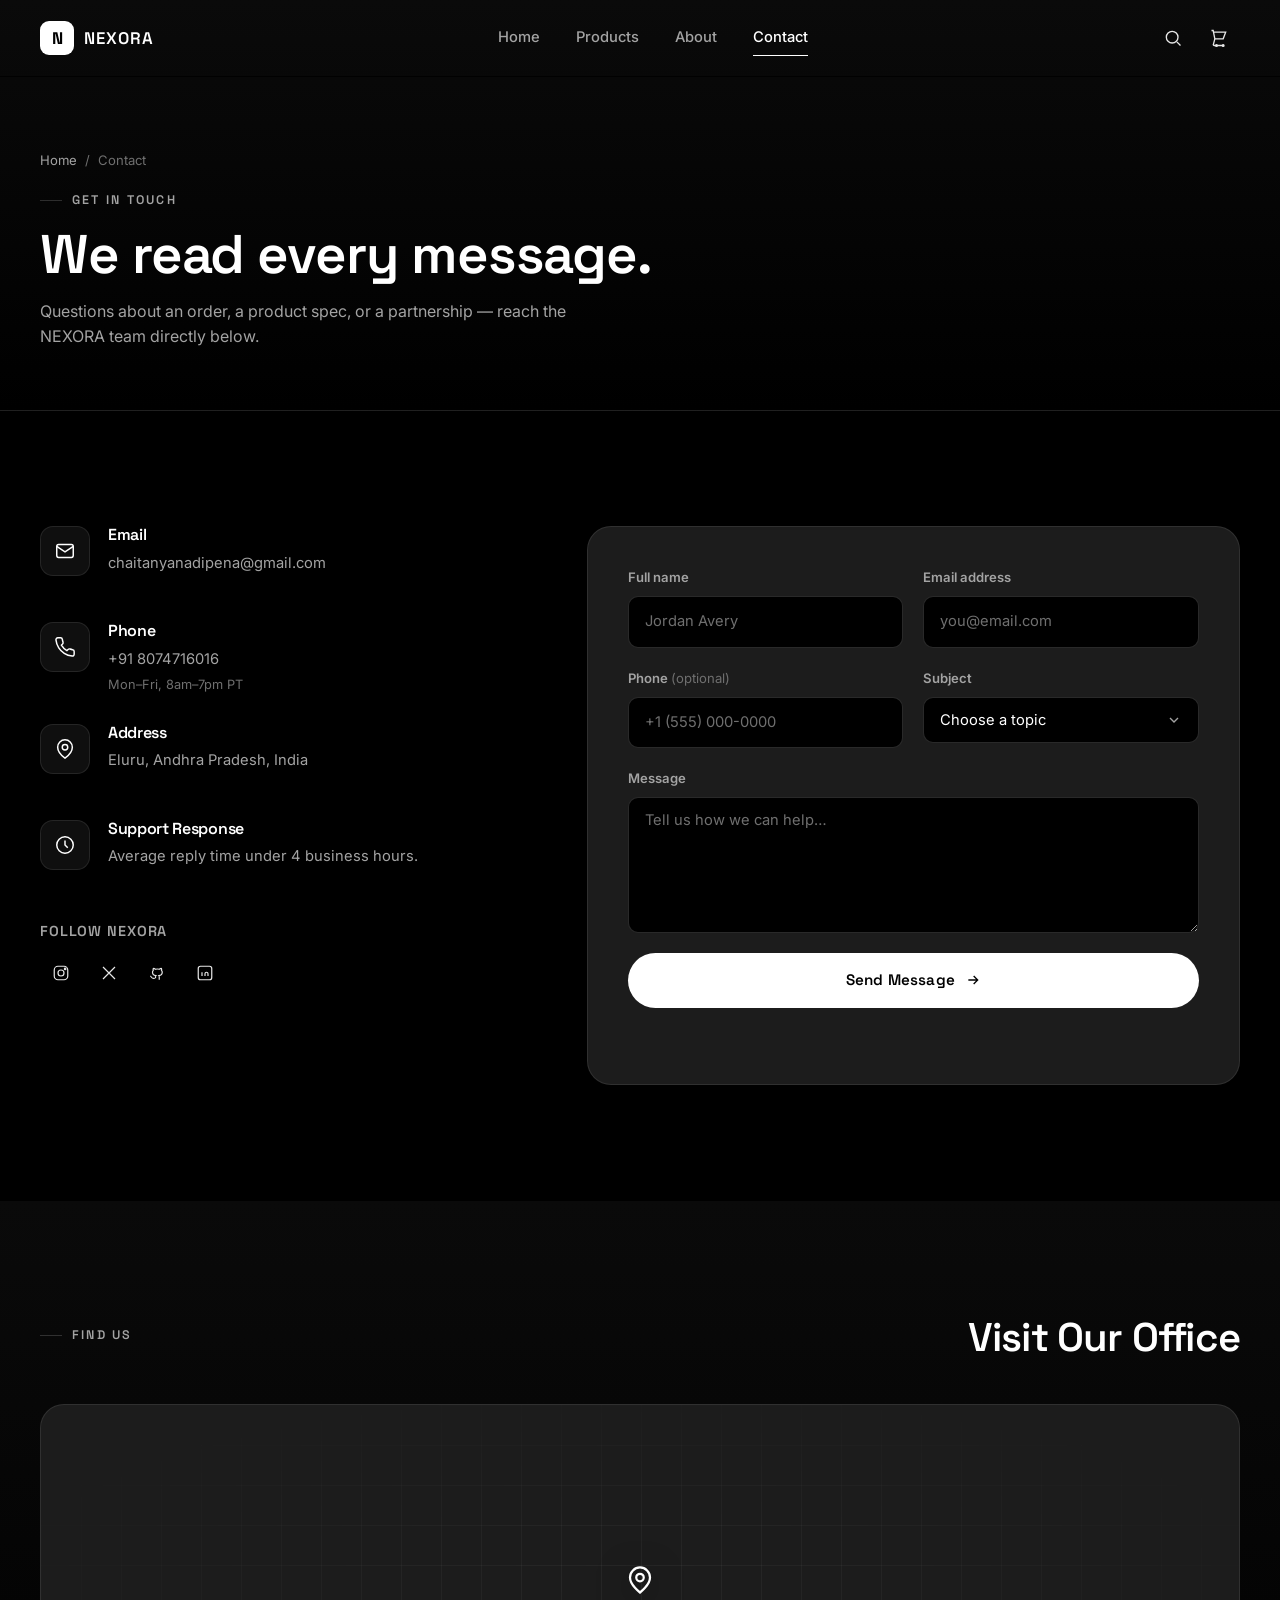
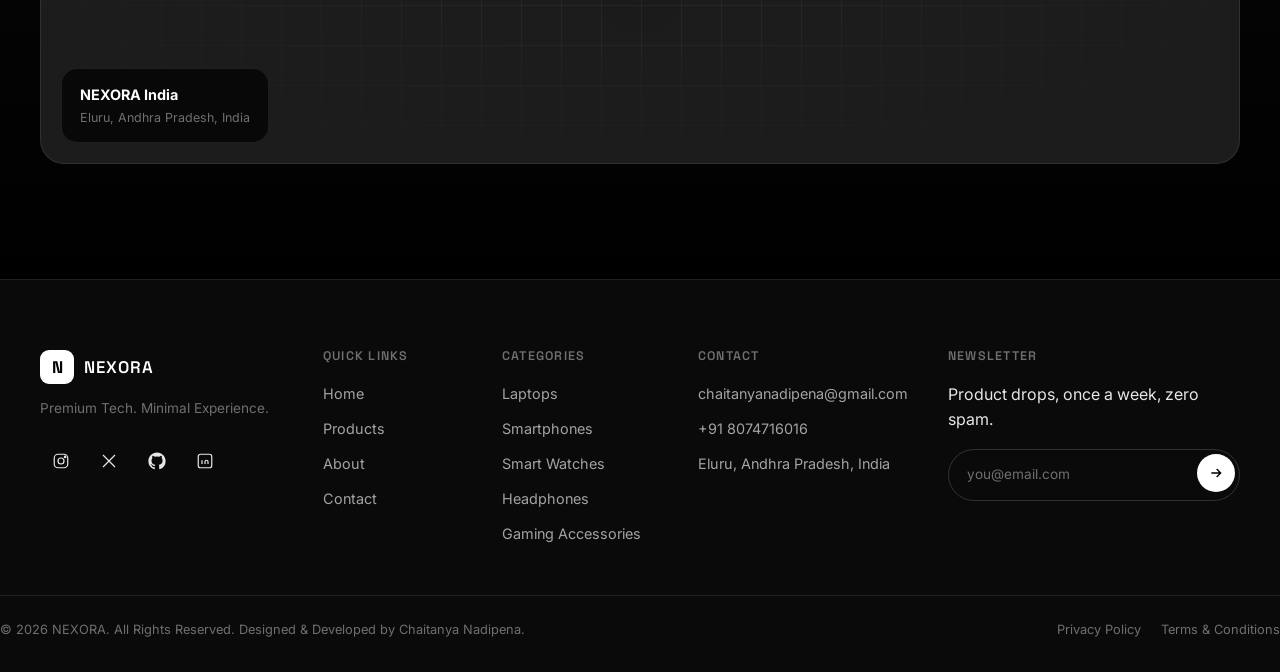
<file: contact.html>
<!DOCTYPE html>
<html lang="en">
<head>
  <meta charset="UTF-8" />
  <meta name="viewport" content="width=device-width, initial-scale=1.0, viewport-fit=cover" />
  <title>Contact — NEXORA | Get in Touch</title>
  <meta name="description" content="Contact the NEXORA team — email, phone, our San Francisco address, and a direct message form for orders, support, and press." />
  <meta name="keywords" content="NEXORA contact, customer support, email, phone, address" />
  <meta name="author" content="Chaitanya Nadipena" />
  <meta name="theme-color" content="#000000" />

  <meta property="og:title" content="Contact — NEXORA" />
  <meta property="og:description" content="Get in touch with the NEXORA team." />
  <meta property="og:type" content="website" />

  <link rel="icon" href="data:image/svg+xml,%3Csvg xmlns='http://www.w3.org/2000/svg' viewBox='0 0 100 100'%3E%3Crect width='100' height='100' rx='20' fill='%23000'/%3E%3Cpath d='M28 72V28h9.6L61 56.4V28h9.6v44H61L37.6 43.4V72z' fill='%23fff'/%3E%3C/svg%3E" type="image/svg+xml" />

  <link rel="preconnect" href="https://fonts.googleapis.com" />
  <link rel="preconnect" href="https://fonts.gstatic.com" crossorigin />
  <link href="https://fonts.googleapis.com/css2?family=Space+Grotesk:wght@400;500;600;700&family=Inter:wght@300;400;500;600;700&display=swap" rel="stylesheet" />

  <link rel="stylesheet" href="css/style.css" />
</head>
<body>

  <!-- ============ LOADING SCREEN ============ -->
  <div class="loader" id="loader" aria-hidden="true">
    <div class="loader__mark">
      <span class="loader__bracket">[</span>
      <span class="loader__word">NEXORA</span>
      <span class="loader__bracket">]</span>
    </div>
    <div class="loader__bar"><span class="loader__bar-fill" id="loaderFill"></span></div>
  </div>

  <a class="skip-link" href="#main">Skip to content</a>

  <!-- ============ NAVIGATION ============ -->
  <header class="nav" id="siteNav">
    <div class="nav__inner container">
      <a href="index.html" class="nav__logo" aria-label="NEXORA home">
        <span class="nav__logo-mark">N</span>
        <span class="nav__logo-text">NEXORA</span>
      </a>

      <nav class="nav__links" id="navLinks" aria-label="Primary">
        <a href="index.html" class="nav__link">Home</a>
        <a href="products.html" class="nav__link">Products</a>
        <a href="about.html" class="nav__link">About</a>
        <a href="contact.html" class="nav__link is-active">Contact</a>
      </nav>

      <div class="nav__actions">
        <button class="icon-btn" id="searchToggle" aria-label="Open search" aria-expanded="false" aria-controls="searchPanel">
          <svg width="20" height="20" viewBox="0 0 24 24" fill="none" stroke="currentColor" stroke-width="1.6"><circle cx="11" cy="11" r="7"/><path d="m21 21-4.35-4.35"/></svg>
        </button>
        <button class="icon-btn" id="cartToggle" aria-label="Open cart" aria-expanded="false" aria-controls="cartPanel">
          <svg width="20" height="20" viewBox="0 0 24 24" fill="none" stroke="currentColor" stroke-width="1.6"><path d="M3 3h2l.4 2M7 13h10l3-8H5.4M7 13 5.4 5M7 13l-1.7 6.6A1 1 0 0 0 6.3 21H18"/><circle cx="9" cy="21" r="1"/><circle cx="17" cy="21" r="1"/></svg>
          <span class="cart-count" id="cartCount">0</span>
        </button>
        <button class="hamburger" id="hamburger" aria-label="Open menu" aria-expanded="false" aria-controls="mobileMenu">
          <span></span><span></span><span></span>
        </button>
      </div>
    </div>

    <div class="search-panel" id="searchPanel">
      <div class="container search-panel__inner">
        <svg width="20" height="20" viewBox="0 0 24 24" fill="none" stroke="currentColor" stroke-width="1.6"><circle cx="11" cy="11" r="7"/><path d="m21 21-4.35-4.35"/></svg>
        <input type="search" id="navSearchInput" placeholder="Search laptops, phones, watches, audio…" aria-label="Search products" />
        <button class="icon-btn" id="searchClose" aria-label="Close search">
          <svg width="18" height="18" viewBox="0 0 24 24" fill="none" stroke="currentColor" stroke-width="1.6"><path d="M18 6 6 18M6 6l12 12"/></svg>
        </button>
      </div>
    </div>
  </header>

  <div class="mobile-menu" id="mobileMenu">
    <nav aria-label="Mobile Primary">
      <a href="index.html" class="mobile-menu__link">Home</a>
      <a href="products.html" class="mobile-menu__link">Products</a>
      <a href="about.html" class="mobile-menu__link">About</a>
      <a href="contact.html" class="mobile-menu__link is-active">Contact</a>
    </nav>
    <div class="mobile-menu__footer">
      <p>Premium Tech. Minimal Experience.</p>
    </div>
  </div>
  <div class="overlay" id="overlay"></div>

  <aside class="cart-panel" id="cartPanel" aria-label="Shopping cart">
    <div class="cart-panel__head">
      <h2>Your Cart</h2>
      <button class="icon-btn" id="cartClose" aria-label="Close cart">
        <svg width="18" height="18" viewBox="0 0 24 24" fill="none" stroke="currentColor" stroke-width="1.6"><path d="M18 6 6 18M6 6l12 12"/></svg>
      </button>
    </div>
    <div class="cart-panel__items" id="cartItems">
      <p class="cart-empty">Your cart is empty. Explore the <a href="products.html">catalog</a> to add something premium.</p>
    </div>
    <div class="cart-panel__footer">
      <div class="cart-panel__total">
        <span>Subtotal</span>
        <span id="cartTotal">$0</span>
      </div>
      <button class="btn btn--primary btn--block" id="checkoutBtn">Checkout</button>
    </div>
  </aside>

  <main id="main">

    <!-- ============ PAGE HERO ============ -->
    <section class="page-hero">
      <div class="container">
        <div class="breadcrumb">
          <a href="index.html">Home</a>
          <span>/</span>
          <span>Contact</span>
        </div>
        <p class="eyebrow">Get In Touch</p>
        <h1>We read every message.</h1>
        <p>Questions about an order, a product spec, or a partnership — reach the NEXORA team directly below.</p>
      </div>
    </section>

    <!-- ============ CONTACT ============ -->
    <section class="section">
      <div class="container contact-grid">

        <div class="contact-info reveal">
          <div class="contact-info__item">
            <div class="feature-card__icon">
              <svg width="22" height="22" viewBox="0 0 24 24" fill="none" stroke="currentColor" stroke-width="1.6"><rect x="3" y="5" width="18" height="14" rx="2"/><path d="m3 7 9 6 9-6"/></svg>
            </div>
            <div>
              <h3>Email</h3>
              <a href="mailto:chaitanyanadipena@gmail.com">chaitanyanadipena@gmail.com</a>
            </div>
          </div>

          <div class="contact-info__item">
            <div class="feature-card__icon">
              <svg width="22" height="22" viewBox="0 0 24 24" fill="none" stroke="currentColor" stroke-width="1.6"><path d="M22 16.92v3a2 2 0 0 1-2.18 2 19.79 19.79 0 0 1-8.63-3.07 19.5 19.5 0 0 1-6-6 19.79 19.79 0 0 1-3.07-8.67A2 2 0 0 1 4.11 2h3a2 2 0 0 1 2 1.72c.127.96.361 1.903.7 2.81a2 2 0 0 1-.45 2.11L8.09 9.91a16 16 0 0 0 6 6l1.27-1.27a2 2 0 0 1 2.11-.45c.907.339 1.85.573 2.81.7A2 2 0 0 1 22 16.92Z"/></svg>
            </div>
            <div>
              <h3>Phone</h3>
              <a href="tel:+918074716016">+91 8074716016</a>
              <span class="contact-info__note">Mon–Fri, 8am–7pm PT</span>
            </div>
          </div>

          <div class="contact-info__item">
            <div class="feature-card__icon">
              <svg width="22" height="22" viewBox="0 0 24 24" fill="none" stroke="currentColor" stroke-width="1.6"><path d="M20 10c0 6-8 12-8 12s-8-6-8-12a8 8 0 0 1 16 0Z"/><circle cx="12" cy="10" r="3"/></svg>
            </div>
            <div>
              <h3>Address</h3>
              <p>Eluru, Andhra Pradesh, India</p>
            </div>
          </div>

          <div class="contact-info__item">
            <div class="feature-card__icon">
              <svg width="22" height="22" viewBox="0 0 24 24" fill="none" stroke="currentColor" stroke-width="1.6"><circle cx="12" cy="12" r="9"/><path d="M12 7v5l3 3"/></svg>
            </div>
            <div>
              <h3>Support Response</h3>
              <p>Average reply time under 4 business hours.</p>
            </div>
          </div>

          <div class="contact-info__social">
            <h3>Follow NEXORA</h3>
            <div class="footer__social">
              <a href="#" aria-label="NEXORA on Instagram" class="icon-btn"><svg width="18" height="18" viewBox="0 0 24 24" fill="none" stroke="currentColor" stroke-width="1.6"><rect x="3" y="3" width="18" height="18" rx="5"/><circle cx="12" cy="12" r="4"/><circle cx="17.5" cy="6.5" r="1"/></svg></a>
              <a href="#" aria-label="NEXORA on X" class="icon-btn"><svg width="18" height="18" viewBox="0 0 24 24" fill="none" stroke="currentColor" stroke-width="1.6"><path d="M4 4l16 16M20 4 4 20"/></svg></a>
              <a href="https://github.com/chaitanyaNadipena" target="_blank" rel="noopener noreferrer" aria-label="NEXORA on GitHub" class="icon-btn"><svg width="18" height="18" viewBox="0 0 24 24" fill="none" stroke="currentColor" stroke-width="1.6"><path d="M9 19c-4.3 1.4-4.3-2.5-6-3m12 5v-3.5c0-1 .1-1.4-.5-2 2-.2 4.5-1 4.5-4.5a3.5 3.5 0 0 0-1-2.5 3.3 3.3 0 0 0-.1-2.5s-.8-.3-2.9 1a10 10 0 0 0-5 0c-2-1.3-2.9-1-2.9-1a3.3 3.3 0 0 0-.1 2.5 3.5 3.5 0 0 0-1 2.5c0 3.5 2.5 4.3 4.5 4.5-.6.6-.6 1.2-.5 2V19"/></svg></a>
              <a href="https://www.linkedin.com/in/nadipena-chaitanya-585892417/" target="_blank" rel="noopener noreferrer" aria-label="NEXORA on LinkedIn" class="icon-btn"><svg width="18" height="18" viewBox="0 0 24 24" fill="none" stroke="currentColor" stroke-width="1.6"><rect x="3" y="3" width="18" height="18" rx="3"/><path d="M8 11v5M8 8v.01M12 16v-3a2 2 0 0 1 4 0v3M12 13v3"/></svg></a>
            </div>
          </div>
        </div>

        <div class="contact-form-wrap reveal">
          <form class="contact-form" id="contactForm" novalidate>
            <div class="form-row">
              <div class="field">
                <label for="cf-name">Full name</label>
                <input type="text" id="cf-name" name="name" placeholder="Jordan Avery" required />
                <span class="field__error">Please enter your name.</span>
              </div>
              <div class="field">
                <label for="cf-email">Email address</label>
                <input type="email" id="cf-email" name="email" placeholder="you@email.com" required />
                <span class="field__error">Please enter a valid email.</span>
              </div>
            </div>

            <div class="form-row">
              <div class="field">
                <label for="cf-phone">Phone <span>(optional)</span></label>
                <input type="tel" id="cf-phone" name="phone" placeholder="+1 (555) 000-0000" />
              </div>
              <div class="field">
                <label for="cf-subject">Subject</label>
                <select id="cf-subject" name="subject" required>
                  <option value="" disabled selected>Choose a topic</option>
                  <option value="order">Order Support</option>
                  <option value="product">Product Question</option>
                  <option value="warranty">Warranty Claim</option>
                  <option value="press">Press / Partnerships</option>
                  <option value="other">Other</option>
                </select>
              </div>
            </div>

            <div class="field">
              <label for="cf-message">Message</label>
              <textarea id="cf-message" name="message" rows="6" placeholder="Tell us how we can help…" required></textarea>
              <span class="field__error">Please enter a message.</span>
            </div>

            <button type="submit" class="btn btn--primary btn--block">
              <span>Send Message</span>
              <svg width="16" height="16" viewBox="0 0 24 24" fill="none" stroke="currentColor" stroke-width="2"><path d="M5 12h14M13 6l6 6-6 6"/></svg>
            </button>

            <p class="contact-form__status" id="contactFormStatus" role="status" aria-live="polite"></p>
          </form>
        </div>

      </div>
    </section>

    <!-- ============ MAP ============ -->
    <section class="section section--muted">
      <div class="container">
        <div class="section__head reveal">
          <p class="eyebrow">Find Us</p>
          <h2 class="section__title">Visit Our Office</h2>
        </div>

        <div class="map-placeholder reveal" role="img" aria-label="Map showing NEXORA India office in Eluru, Andhra Pradesh, India">
          <div class="map-placeholder__grid" aria-hidden="true"></div>
          <div class="map-placeholder__pin">
            <svg width="30" height="30" viewBox="0 0 24 24" fill="none" stroke="currentColor" stroke-width="1.8"><path d="M20 10c0 6-8 12-8 12s-8-6-8-12a8 8 0 0 1 16 0Z"/><circle cx="12" cy="10" r="3"/></svg>
          </div>
          <div class="map-placeholder__label">
            <strong>NEXORA India</strong>
            <span>Eluru, Andhra Pradesh, India</span>
          </div>
        </div>
      </div>
    </section>

  </main>

  <div class="modal-overlay" id="modalOverlay">
    <div class="product-modal" id="productModal" role="dialog" aria-modal="true" aria-labelledby="modalTitle">
      <button class="icon-btn modal-close" id="modalClose" aria-label="Close product details">
        <svg width="18" height="18" viewBox="0 0 24 24" fill="none" stroke="currentColor" stroke-width="1.6"><path d="M18 6 6 18M6 6l12 12"/></svg>
      </button>
      <div class="product-modal__body" id="modalBody"></div>
    </div>
  </div>

  <div class="toast" id="toast" role="status" aria-live="polite"></div>

  <button class="back-to-top" id="backToTop" aria-label="Back to top">
    <svg width="18" height="18" viewBox="0 0 24 24" fill="none" stroke="currentColor" stroke-width="1.8"><path d="M12 19V5M5 12l7-7 7 7"/></svg>
  </button>

  <!-- ============ FOOTER ============ -->
  <footer class="footer">
    <div class="container footer__grid">
      <div class="footer__brand">
        <a href="index.html" class="nav__logo">
          <span class="nav__logo-mark">N</span>
          <span class="nav__logo-text">NEXORA</span>
        </a>
        <p>Premium Tech. Minimal Experience.</p>
        <div class="footer__social">
          <a href="#" aria-label="NEXORA on Instagram" class="icon-btn"><svg width="18" height="18" viewBox="0 0 24 24" fill="none" stroke="currentColor" stroke-width="1.6"><rect x="3" y="3" width="18" height="18" rx="5"/><circle cx="12" cy="12" r="4"/><circle cx="17.5" cy="6.5" r="1"/></svg></a>
          <a href="#" aria-label="NEXORA on X" class="icon-btn"><svg width="18" height="18" viewBox="0 0 24 24" fill="none" stroke="currentColor" stroke-width="1.6"><path d="M4 4l16 16M20 4 4 20"/></svg></a>
          <a href="https://github.com/chaitanyaNadipena"
   target="_blank"
   rel="noopener noreferrer"
   aria-label="GitHub"
   class="icon-btn">

<svg width="18" height="18" viewBox="0 0 24 24" fill="currentColor">
<path d="M12 .5C5.65.5.5 5.65.5 12a11.5 11.5 0 0 0 7.86 10.92c.58.1.79-.25.79-.56v-2.17c-3.2.69-3.88-1.54-3.88-1.54-.52-1.33-1.28-1.68-1.28-1.68-1.05-.71.08-.69.08-.69 1.16.08 1.77 1.19 1.77 1.19 1.03 1.77 2.7 1.26 3.36.97.1-.75.4-1.26.73-1.55-2.55-.29-5.24-1.28-5.24-5.68 0-1.25.45-2.28 1.18-3.08-.12-.29-.51-1.46.11-3.04 0 0 .97-.31 3.18 1.18a11.1 11.1 0 0 1 5.8 0c2.21-1.49 3.18-1.18 3.18-1.18.62 1.58.23 2.75.11 3.04.73.8 1.18 1.83 1.18 3.08 0 4.41-2.7 5.39-5.27 5.67.42.36.78 1.08.78 2.18v3.24c0 .31.21.67.8.56A11.5 11.5 0 0 0 23.5 12C23.5 5.65 18.35.5 12 .5z"/>
</svg>

</a>
          <a href="https://www.linkedin.com/in/nadipena-chaitanya-585892417/"
target="_blank"
rel="noopener noreferrer"" aria-label="NEXORA on LinkedIn" class="icon-btn"><svg width="18" height="18" viewBox="0 0 24 24" fill="none" stroke="currentColor" stroke-width="1.6"><rect x="3" y="3" width="18" height="18" rx="3"/><path d="M8 11v5M8 8v.01M12 16v-3a2 2 0 0 1 4 0v3M12 13v3"/></svg></a>
        </div>
      </div>

      <div class="footer__col">
        <h4>Quick Links</h4>
        <a href="index.html">Home</a>
        <a href="products.html">Products</a>
        <a href="about.html">About</a>
        <a href="contact.html">Contact</a>
      </div>

      <div class="footer__col">
        <h4>Categories</h4>
        <a href="products.html?category=laptops">Laptops</a>
        <a href="products.html?category=smartphones">Smartphones</a>
        <a href="products.html?category=watches">Smart Watches</a>
        <a href="products.html?category=audio">Headphones</a>
        <a href="products.html?category=gaming">Gaming Accessories</a>
      </div>

      <div class="footer__col">
        <h4>Contact</h4>
        <a href="mailto:hello@nexora.com">chaitanyanadipena@gmail.com</a>
        <a href="tel:+18005551234">+91 8074716016</a>
        <p class="footer__address">Eluru, Andhra Pradesh, India</p>
      </div>

      <div class="footer__col footer__col--newsletter">
        <h4>Newsletter</h4>
        <p>Product drops, once a week, zero spam.</p>
        <form class="footer__newsletter-form" id="footerNewsletterForm">
          <label for="footerEmail" class="sr-only">Email address</label>
          <input type="email" id="footerEmail" placeholder="you@email.com" required />
          <button type="submit" aria-label="Subscribe">
            <svg width="16" height="16" viewBox="0 0 24 24" fill="none" stroke="currentColor" stroke-width="2"><path d="M5 12h14M13 6l6 6-6 6"/></svg>
          </button>
        </form>
      </div>
    </div>

    <div class="container footer__bottom">
      <p>© 2026 NEXORA. All Rights Reserved. Designed &amp; Developed by Chaitanya Nadipena.</p>
      <div class="footer__legal">
        <a href="#">Privacy Policy</a>
        <a href="#">Terms &amp; Conditions</a>
      </div>
    </div>
  </footer>

  <script src="js/app.js" defer></script>
  <script src="js/contact.js" defer></script>
</body>
</html>
</file>
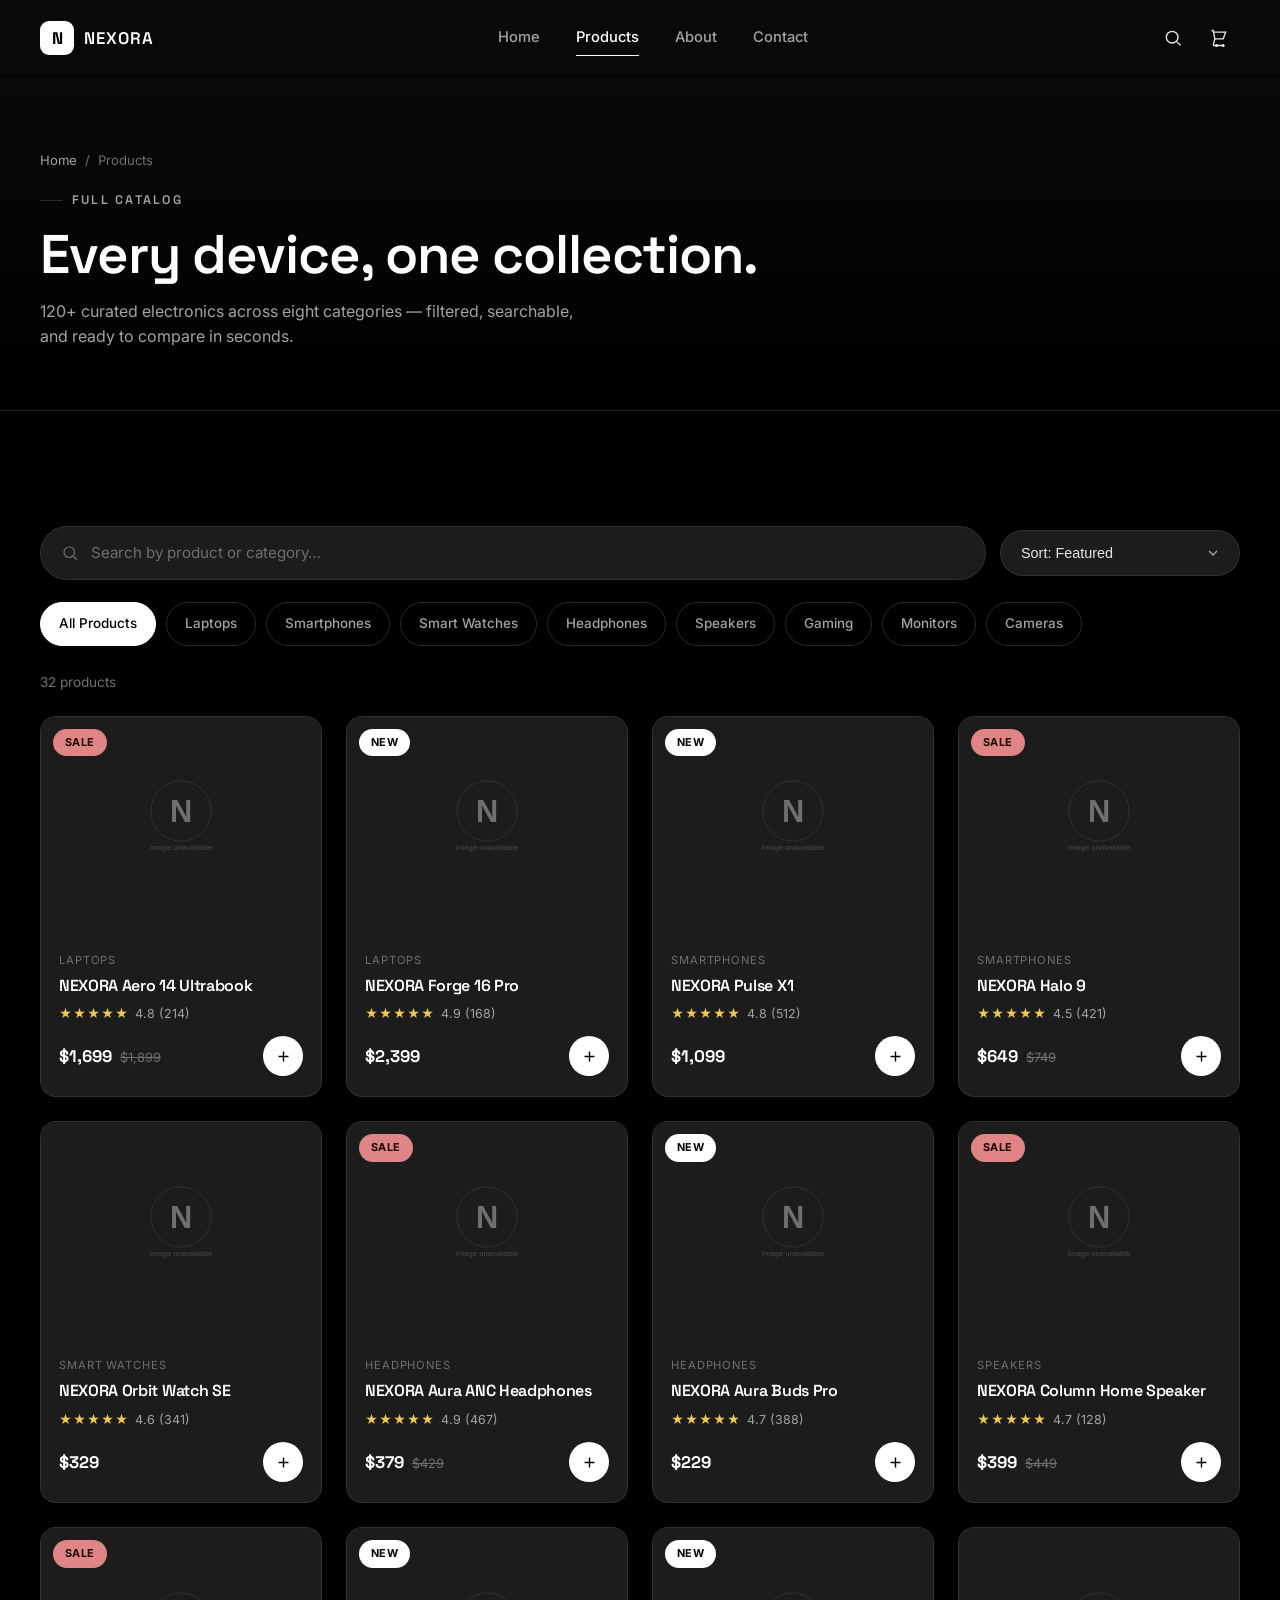
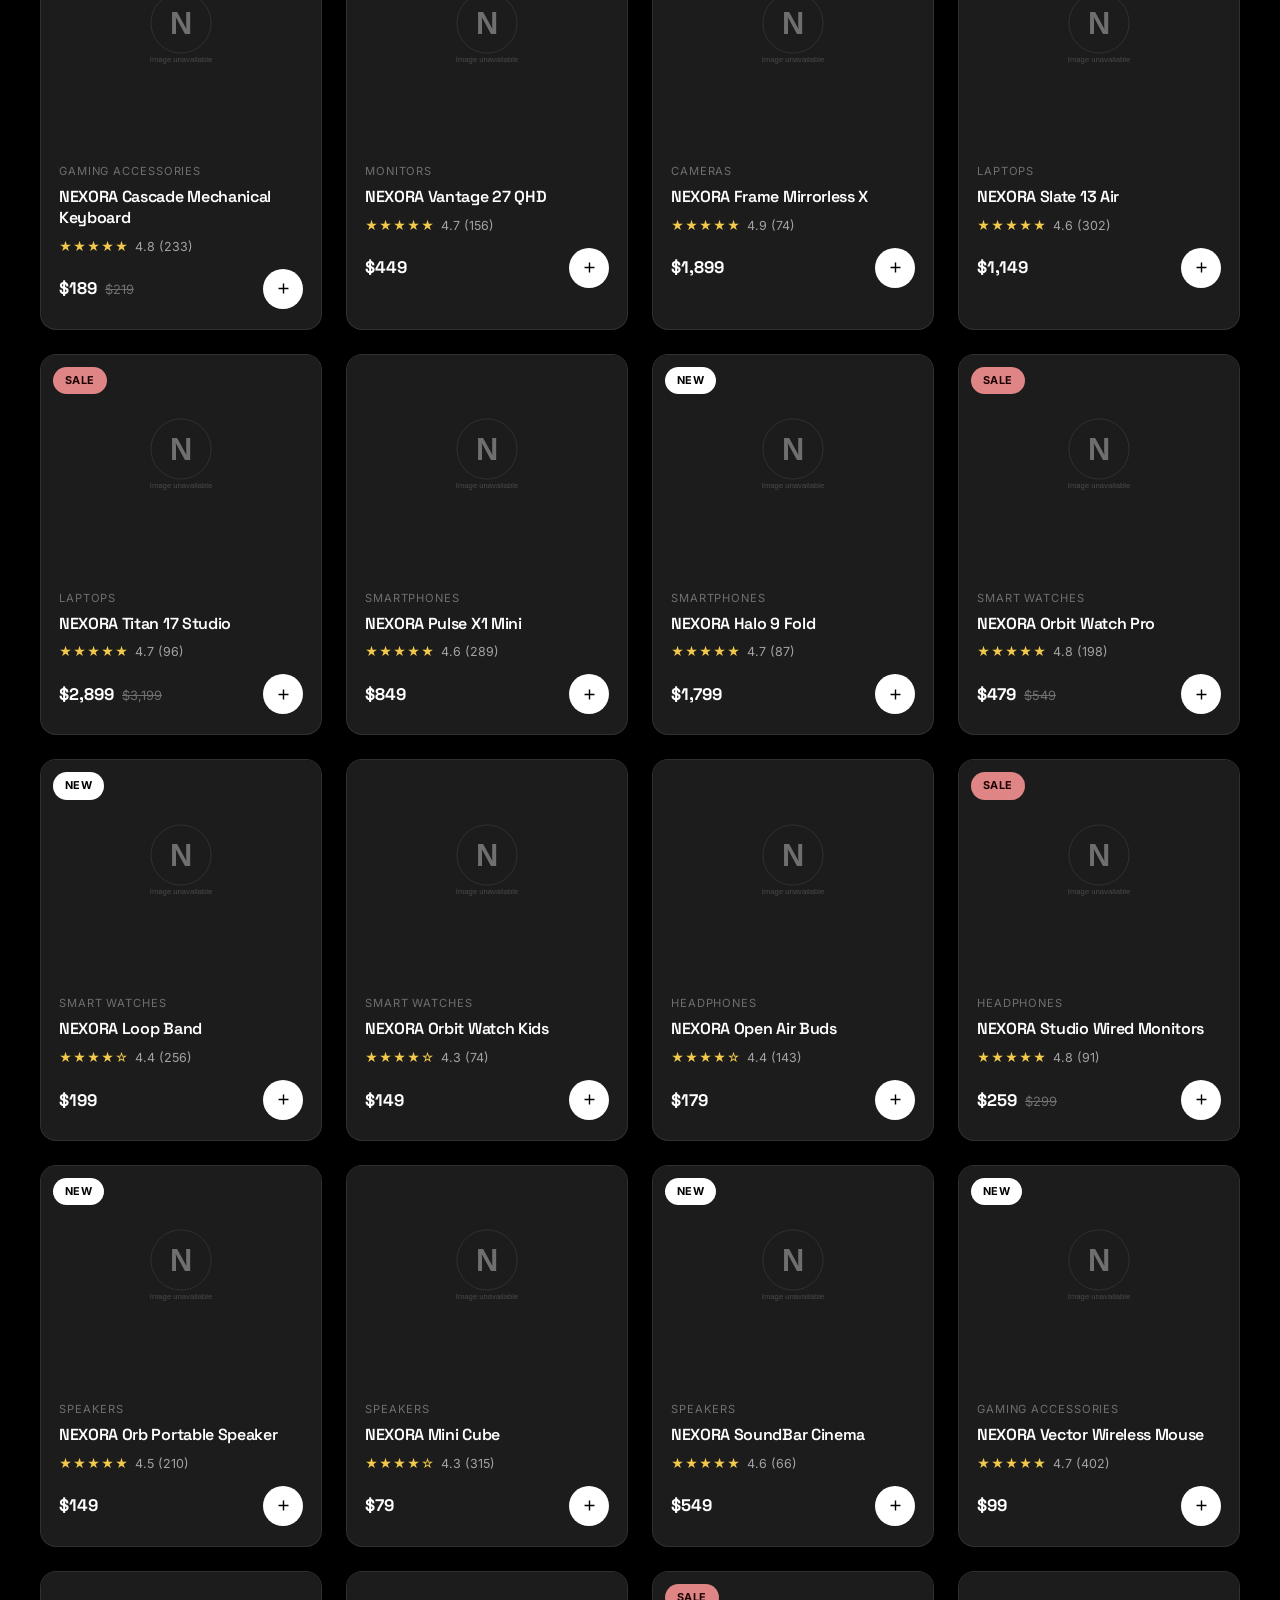
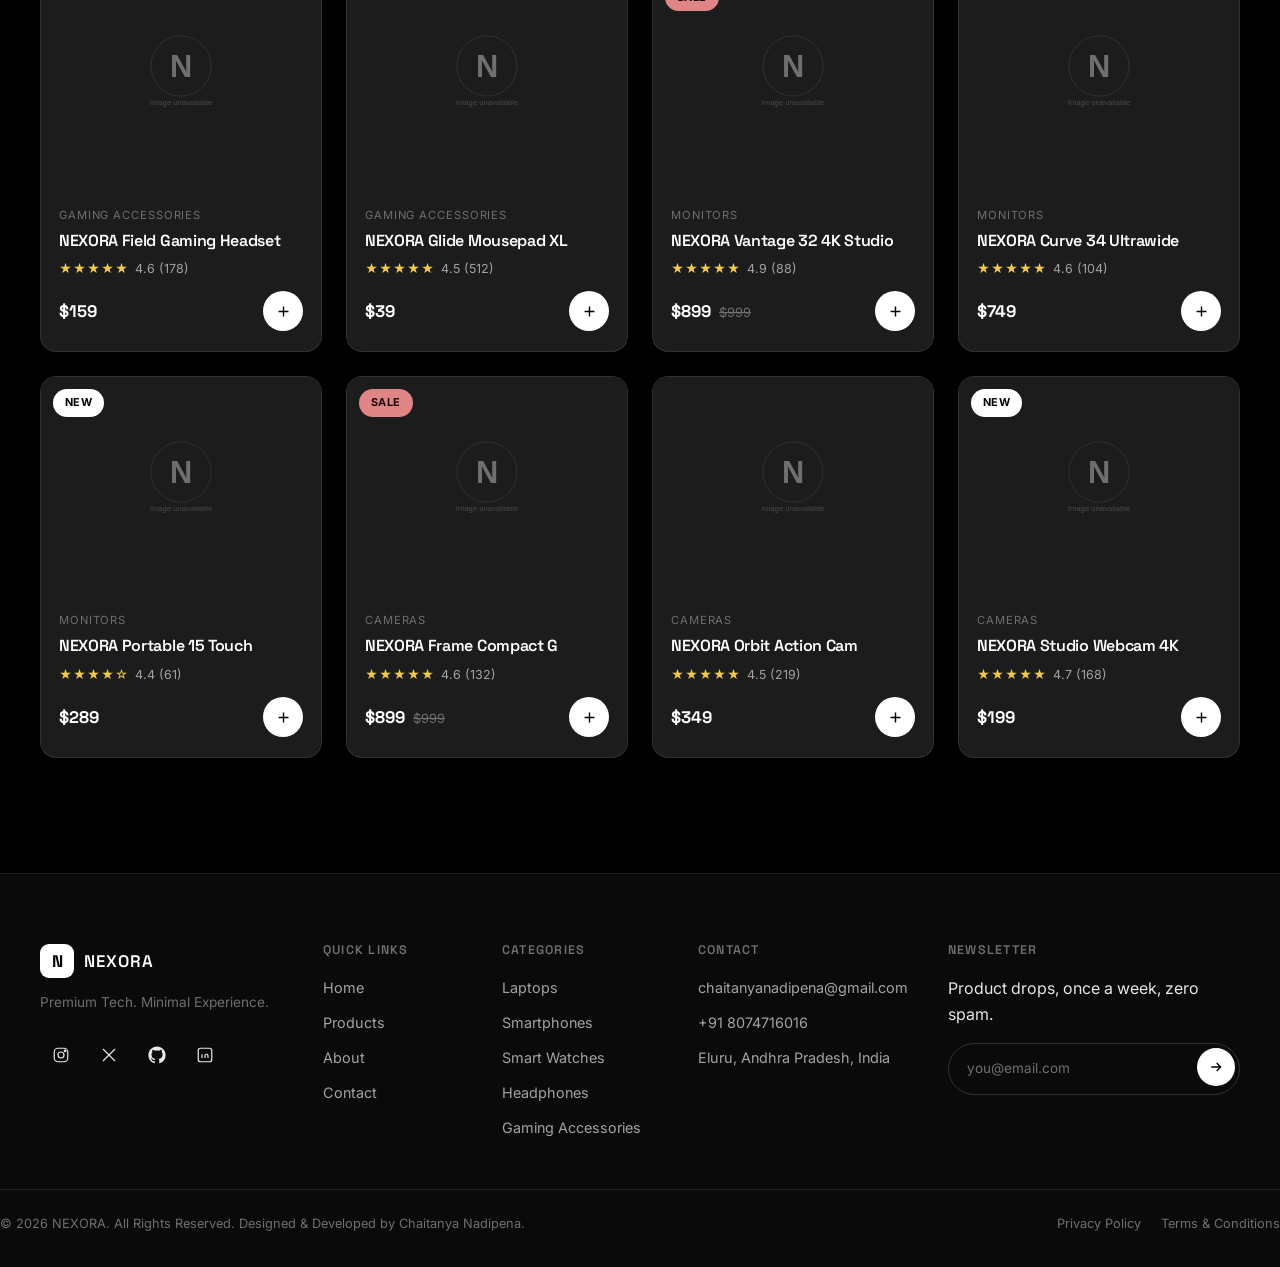
<file: products.html>
<!DOCTYPE html>
<html lang="en">
<head>
  <meta charset="UTF-8" />
  <meta name="viewport" content="width=device-width, initial-scale=1.0, viewport-fit=cover" />
  <title>Products — NEXORA | Premium Electronics Catalog</title>
  <meta name="description" content="Browse NEXORA's full catalog of premium laptops, smartphones, smart watches, headphones, speakers, gaming accessories, monitors and cameras." />
  <meta name="keywords" content="NEXORA products, buy laptops, buy smartphones, smart watches, headphones, gaming accessories, monitors, cameras" />
  <meta name="author" content="Chaitanya Nadipena" />
  <meta name="theme-color" content="#000000" />

  <meta property="og:title" content="Products — NEXORA" />
  <meta property="og:description" content="Browse NEXORA's full catalog of premium electronics." />
  <meta property="og:type" content="website" />

  <link rel="icon" href="data:image/svg+xml,%3Csvg xmlns='http://www.w3.org/2000/svg' viewBox='0 0 100 100'%3E%3Crect width='100' height='100' rx='20' fill='%23000'/%3E%3Cpath d='M28 72V28h9.6L61 56.4V28h9.6v44H61L37.6 43.4V72z' fill='%23fff'/%3E%3C/svg%3E" type="image/svg+xml" />

  <link rel="preconnect" href="https://fonts.googleapis.com" />
  <link rel="preconnect" href="https://fonts.gstatic.com" crossorigin />
  <link href="https://fonts.googleapis.com/css2?family=Space+Grotesk:wght@400;500;600;700&family=Inter:wght@300;400;500;600;700&display=swap" rel="stylesheet" />

  <link rel="stylesheet" href="css/style.css" />
</head>
<body>

  <!-- ============ LOADING SCREEN ============ -->
  <div class="loader" id="loader" aria-hidden="true">
    <div class="loader__mark">
      <span class="loader__bracket">[</span>
      <span class="loader__word">NEXORA</span>
      <span class="loader__bracket">]</span>
    </div>
    <div class="loader__bar"><span class="loader__bar-fill" id="loaderFill"></span></div>
  </div>

  <a class="skip-link" href="#main">Skip to content</a>

  <!-- ============ NAVIGATION ============ -->
  <header class="nav" id="siteNav">
    <div class="nav__inner container">
      <a href="index.html" class="nav__logo" aria-label="NEXORA home">
        <span class="nav__logo-mark">N</span>
        <span class="nav__logo-text">NEXORA</span>
      </a>

      <nav class="nav__links" id="navLinks" aria-label="Primary">
        <a href="index.html" class="nav__link">Home</a>
        <a href="products.html" class="nav__link is-active">Products</a>
        <a href="about.html" class="nav__link">About</a>
        <a href="contact.html" class="nav__link">Contact</a>
      </nav>

      <div class="nav__actions">
        <button class="icon-btn" id="searchToggle" aria-label="Open search" aria-expanded="false" aria-controls="searchPanel">
          <svg width="20" height="20" viewBox="0 0 24 24" fill="none" stroke="currentColor" stroke-width="1.6"><circle cx="11" cy="11" r="7"/><path d="m21 21-4.35-4.35"/></svg>
        </button>
        <button class="icon-btn" id="cartToggle" aria-label="Open cart" aria-expanded="false" aria-controls="cartPanel">
          <svg width="20" height="20" viewBox="0 0 24 24" fill="none" stroke="currentColor" stroke-width="1.6"><path d="M3 3h2l.4 2M7 13h10l3-8H5.4M7 13 5.4 5M7 13l-1.7 6.6A1 1 0 0 0 6.3 21H18"/><circle cx="9" cy="21" r="1"/><circle cx="17" cy="21" r="1"/></svg>
          <span class="cart-count" id="cartCount">0</span>
        </button>
        <button class="hamburger" id="hamburger" aria-label="Open menu" aria-expanded="false" aria-controls="mobileMenu">
          <span></span><span></span><span></span>
        </button>
      </div>
    </div>

    <div class="search-panel" id="searchPanel">
      <div class="container search-panel__inner">
        <svg width="20" height="20" viewBox="0 0 24 24" fill="none" stroke="currentColor" stroke-width="1.6"><circle cx="11" cy="11" r="7"/><path d="m21 21-4.35-4.35"/></svg>
        <input type="search" id="navSearchInput" placeholder="Search laptops, phones, watches, audio…" aria-label="Search products" />
        <button class="icon-btn" id="searchClose" aria-label="Close search">
          <svg width="18" height="18" viewBox="0 0 24 24" fill="none" stroke="currentColor" stroke-width="1.6"><path d="M18 6 6 18M6 6l12 12"/></svg>
        </button>
      </div>
    </div>
  </header>

  <div class="mobile-menu" id="mobileMenu">
    <nav aria-label="Mobile Primary">
      <a href="index.html" class="mobile-menu__link">Home</a>
      <a href="products.html" class="mobile-menu__link is-active">Products</a>
      <a href="about.html" class="mobile-menu__link">About</a>
      <a href="contact.html" class="mobile-menu__link">Contact</a>
    </nav>
    <div class="mobile-menu__footer">
      <p>Premium Tech. Minimal Experience.</p>
    </div>
  </div>
  <div class="overlay" id="overlay"></div>

  <aside class="cart-panel" id="cartPanel" aria-label="Shopping cart">
    <div class="cart-panel__head">
      <h2>Your Cart</h2>
      <button class="icon-btn" id="cartClose" aria-label="Close cart">
        <svg width="18" height="18" viewBox="0 0 24 24" fill="none" stroke="currentColor" stroke-width="1.6"><path d="M18 6 6 18M6 6l12 12"/></svg>
      </button>
    </div>
    <div class="cart-panel__items" id="cartItems">
      <p class="cart-empty">Your cart is empty. Explore the <a href="products.html">catalog</a> to add something premium.</p>
    </div>
    <div class="cart-panel__footer">
      <div class="cart-panel__total">
        <span>Subtotal</span>
        <span id="cartTotal">$0</span>
      </div>
      <button class="btn btn--primary btn--block" id="checkoutBtn">Checkout</button>
    </div>
  </aside>

  <main id="main">

    <!-- ============ PAGE HERO ============ -->
    <section class="page-hero">
      <div class="container">
        <div class="breadcrumb">
          <a href="index.html">Home</a>
          <span>/</span>
          <span>Products</span>
        </div>
        <p class="eyebrow">Full Catalog</p>
        <h1>Every device, one collection.</h1>
        <p>120+ curated electronics across eight categories — filtered, searchable, and ready to compare in seconds.</p>
      </div>
    </section>

    <!-- ============ CATALOG ============ -->
    <section class="section catalog">
      <div class="container">

        <div class="catalog__toolbar reveal">
          <div class="catalog__search">
            <svg width="18" height="18" viewBox="0 0 24 24" fill="none" stroke="currentColor" stroke-width="1.6"><circle cx="11" cy="11" r="7"/><path d="m21 21-4.35-4.35"/></svg>
            <label for="catalogSearch" class="sr-only">Search products</label>
            <input type="search" id="catalogSearch" placeholder="Search by product or category…" />
          </div>

          <div class="catalog__sort">
            <label for="sortSelect" class="sr-only">Sort products</label>
            <select id="sortSelect">
              <option value="featured">Sort: Featured</option>
              <option value="price-asc">Price: Low to High</option>
              <option value="price-desc">Price: High to Low</option>
              <option value="rating">Highest Rated</option>
            </select>
          </div>
        </div>

        <div class="filter-chips reveal" id="filterChips" role="group" aria-label="Filter by category">
          <button type="button" class="filter-chip is-active" data-category="all">All Products</button>
          <button type="button" class="filter-chip" data-category="laptops">Laptops</button>
          <button type="button" class="filter-chip" data-category="smartphones">Smartphones</button>
          <button type="button" class="filter-chip" data-category="watches">Smart Watches</button>
          <button type="button" class="filter-chip" data-category="audio">Headphones</button>
          <button type="button" class="filter-chip" data-category="speakers">Speakers</button>
          <button type="button" class="filter-chip" data-category="gaming">Gaming</button>
          <button type="button" class="filter-chip" data-category="monitors">Monitors</button>
          <button type="button" class="filter-chip" data-category="cameras">Cameras</button>
        </div>

        <div class="catalog__meta reveal">
          <span id="resultsCount">32 products</span>
        </div>

        <div class="product-grid" id="catalogGrid"></div>

        <div class="catalog-empty" id="catalogEmpty" hidden>
          <svg width="46" height="46" viewBox="0 0 24 24" fill="none" stroke="currentColor" stroke-width="1.4"><circle cx="11" cy="11" r="7"/><path d="m21 21-4.35-4.35"/></svg>
          <h3>No products match your search</h3>
          <p>Try a different keyword or clear your filters to see the full catalog.</p>
          <button type="button" class="btn btn--ghost" id="clearFiltersBtn">Clear Filters</button>
        </div>

      </div>
    </section>

  </main>

  <!-- ============ PRODUCT MODAL ============ -->
  <div class="modal-overlay" id="modalOverlay">
    <div class="product-modal" id="productModal" role="dialog" aria-modal="true" aria-labelledby="modalTitle">
      <button class="icon-btn modal-close" id="modalClose" aria-label="Close product details">
        <svg width="18" height="18" viewBox="0 0 24 24" fill="none" stroke="currentColor" stroke-width="1.6"><path d="M18 6 6 18M6 6l12 12"/></svg>
      </button>
      <div class="product-modal__body" id="modalBody"><!-- injected by JS --></div>
    </div>
  </div>

  <div class="toast" id="toast" role="status" aria-live="polite"></div>

  <button class="back-to-top" id="backToTop" aria-label="Back to top">
    <svg width="18" height="18" viewBox="0 0 24 24" fill="none" stroke="currentColor" stroke-width="1.8"><path d="M12 19V5M5 12l7-7 7 7"/></svg>
  </button>

  <!-- ============ FOOTER ============ -->
  <footer class="footer">
    <div class="container footer__grid">
      <div class="footer__brand">
        <a href="index.html" class="nav__logo">
          <span class="nav__logo-mark">N</span>
          <span class="nav__logo-text">NEXORA</span>
        </a>
        <p>Premium Tech. Minimal Experience.</p>
        <div class="footer__social">
          <a href="#" aria-label="NEXORA on Instagram" class="icon-btn"><svg width="18" height="18" viewBox="0 0 24 24" fill="none" stroke="currentColor" stroke-width="1.6"><rect x="3" y="3" width="18" height="18" rx="5"/><circle cx="12" cy="12" r="4"/><circle cx="17.5" cy="6.5" r="1"/></svg></a>
          <a href="#" aria-label="NEXORA on X" class="icon-btn"><svg width="18" height="18" viewBox="0 0 24 24" fill="none" stroke="currentColor" stroke-width="1.6"><path d="M4 4l16 16M20 4 4 20"/></svg></a>
          <a href="https://github.com/chaitanyaNadipena"
   target="_blank"
   rel="noopener noreferrer"
   aria-label="GitHub"
   class="icon-btn">

<svg width="18" height="18" viewBox="0 0 24 24" fill="currentColor">
<path d="M12 .5C5.65.5.5 5.65.5 12a11.5 11.5 0 0 0 7.86 10.92c.58.1.79-.25.79-.56v-2.17c-3.2.69-3.88-1.54-3.88-1.54-.52-1.33-1.28-1.68-1.28-1.68-1.05-.71.08-.69.08-.69 1.16.08 1.77 1.19 1.77 1.19 1.03 1.77 2.7 1.26 3.36.97.1-.75.4-1.26.73-1.55-2.55-.29-5.24-1.28-5.24-5.68 0-1.25.45-2.28 1.18-3.08-.12-.29-.51-1.46.11-3.04 0 0 .97-.31 3.18 1.18a11.1 11.1 0 0 1 5.8 0c2.21-1.49 3.18-1.18 3.18-1.18.62 1.58.23 2.75.11 3.04.73.8 1.18 1.83 1.18 3.08 0 4.41-2.7 5.39-5.27 5.67.42.36.78 1.08.78 2.18v3.24c0 .31.21.67.8.56A11.5 11.5 0 0 0 23.5 12C23.5 5.65 18.35.5 12 .5z"/>
</svg>
</a>
          <a href="https://www.linkedin.com/in/nadipena-chaitanya-585892417/"
target="_blank"
rel="noopener noreferrer"" aria-label="NEXORA on LinkedIn" class="icon-btn"><svg width="18" height="18" viewBox="0 0 24 24" fill="none" stroke="currentColor" stroke-width="1.6"><rect x="3" y="3" width="18" height="18" rx="3"/><path d="M8 11v5M8 8v.01M12 16v-3a2 2 0 0 1 4 0v3M12 13v3"/></svg></a>
        </div>
      </div>

      <div class="footer__col">
        <h4>Quick Links</h4>
        <a href="index.html">Home</a>
        <a href="products.html">Products</a>
        <a href="about.html">About</a>
        <a href="contact.html">Contact</a>
      </div>

      <div class="footer__col">
        <h4>Categories</h4>
        <a href="products.html?category=laptops">Laptops</a>
        <a href="products.html?category=smartphones">Smartphones</a>
        <a href="products.html?category=watches">Smart Watches</a>
        <a href="products.html?category=audio">Headphones</a>
        <a href="products.html?category=gaming">Gaming Accessories</a>
      </div>

      <div class="footer__col">
        <h4>Contact</h4>
        <a href="mailto:hello@nexora.com">chaitanyanadipena@gmail.com</a>
        <a href="tel:+18005551234">+91 8074716016</a>
        <p class="footer__address">Eluru, Andhra Pradesh, India</p>
      </div>

      <div class="footer__col footer__col--newsletter">
        <h4>Newsletter</h4>
        <p>Product drops, once a week, zero spam.</p>
        <form class="footer__newsletter-form" id="footerNewsletterForm">
          <label for="footerEmail" class="sr-only">Email address</label>
          <input type="email" id="footerEmail" placeholder="you@email.com" required />
          <button type="submit" aria-label="Subscribe">
            <svg width="16" height="16" viewBox="0 0 24 24" fill="none" stroke="currentColor" stroke-width="2"><path d="M5 12h14M13 6l6 6-6 6"/></svg>
          </button>
        </form>
      </div>
    </div>

    <div class="container footer__bottom">
      <p>© 2026 NEXORA. All Rights Reserved. Designed &amp; Developed by Chaitanya Nadipena.</p>
      <div class="footer__legal">
        <a href="#">Privacy Policy</a>
        <a href="#">Terms &amp; Conditions</a>
      </div>
    </div>
  </footer>

  <script src="js/app.js" defer></script>
  <script src="js/products.js" defer></script>
</body>
</html>
</file>
<file: css/style.css>
/* ==========================================================================
   NEXORA — Premium Tech Design System
   Palette: Black #000 / Dark Gray #111 / Cards #1C1C1C / Accent White #FFF
   Type: Space Grotesk (display) + Inter (body)
   ========================================================================== */

:root {
  /* Colors */
  --c-black: #000000;
  --c-gray-900: #0a0a0a;
  --c-gray-800: #111111;
  --c-card: #1c1c1c;
  --c-card-hover: #232323;
  --c-border: rgba(255, 255, 255, 0.09);
  --c-border-strong: rgba(255, 255, 255, 0.16);
  --c-white: #ffffff;
  --c-text: #e7e7e7;
  --c-text-muted: #a3a3a3;
  --c-text-faint: #6f6f6f;
  --c-accent: #ffffff;
  --c-success: #7fd99a;
  --c-danger: #e08585;
  --c-star: #f2c94c;

  /* Type */
  --f-display: "Space Grotesk", "Helvetica Neue", Arial, sans-serif;
  --f-body: "Inter", "Helvetica Neue", Arial, sans-serif;

  /* Layout */
  --container: 1280px;
  --radius-sm: 10px;
  --radius-md: 16px;
  --radius-lg: 24px;
  --radius-pill: 999px;

  /* Motion */
  --ease: cubic-bezier(0.16, 1, 0.3, 1);
  --dur-fast: 180ms;
  --dur-mid: 380ms;
  --dur-slow: 700ms;

  /* Shadow */
  --shadow-soft: 0 20px 60px -20px rgba(0, 0, 0, 0.7);
  --shadow-card: 0 10px 30px -12px rgba(0, 0, 0, 0.55);
  --shadow-glow: 0 0 0 1px rgba(255, 255, 255, 0.06), 0 30px 80px -30px rgba(255, 255, 255, 0.12);
}

/* ============ RESET ============ */
*, *::before, *::after { box-sizing: border-box; margin: 0; padding: 0; }

.no-scroll { overflow: hidden; }

html {
  scroll-behavior: smooth;
  -webkit-text-size-adjust: 100%;
}

@media (prefers-reduced-motion: reduce) {
  html { scroll-behavior: auto; }
  *, *::before, *::after {
    animation-duration: 0.001ms !important;
    animation-iteration-count: 1 !important;
    transition-duration: 0.001ms !important;
    scroll-behavior: auto !important;
  }
}

body {
  background: var(--c-black);
  color: var(--c-text);
  font-family: var(--f-body);
  font-weight: 400;
  line-height: 1.6;
  min-height: 100vh;
  overflow-x: hidden;
  -webkit-font-smoothing: antialiased;
}

img { max-width: 100%; display: block; }
a { color: inherit; text-decoration: none; }
button { font: inherit; color: inherit; background: none; border: none; cursor: pointer; }
input { font: inherit; color: inherit; }
ul, ol { list-style: none; }

h1, h2, h3, h4 {
  font-family: var(--f-display);
  font-weight: 600;
  letter-spacing: -0.02em;
  color: var(--c-white);
  line-height: 1.1;
}

.sr-only {
  position: absolute;
  width: 1px; height: 1px;
  padding: 0; margin: -1px;
  overflow: hidden;
  clip: rect(0,0,0,0);
  white-space: nowrap;
  border: 0;
}

.skip-link {
  position: fixed;
  top: -60px; left: 16px;
  background: var(--c-white);
  color: var(--c-black);
  padding: 10px 18px;
  border-radius: var(--radius-sm);
  z-index: 9999;
  font-weight: 600;
  transition: top var(--dur-fast) var(--ease);
}
.skip-link:focus { top: 16px; }

:focus-visible {
  outline: 2px solid var(--c-white);
  outline-offset: 3px;
  border-radius: 4px;
}

.container {
  width: 100%;
  max-width: var(--container);
  margin: 0 auto;
  padding: 0 24px;
}

@media (min-width: 768px) {
  .container { padding: 0 40px; }
}

/* ============ TYPOGRAPHY UTILITIES ============ */
.eyebrow {
  font-family: var(--f-display);
  font-size: 0.78rem;
  font-weight: 600;
  letter-spacing: 0.18em;
  text-transform: uppercase;
  color: var(--c-text-muted);
  margin-bottom: 14px;
  display: flex;
  align-items: center;
  gap: 10px;
}
.eyebrow::before {
  content: "";
  width: 22px;
  height: 1px;
  background: var(--c-border-strong);
}

.section__title {
  font-size: clamp(1.7rem, 3.2vw, 2.5rem);
  max-width: 640px;
}

.section__head {
  display: flex;
  align-items: flex-end;
  justify-content: space-between;
  gap: 24px;
  margin-bottom: 44px;
  flex-wrap: wrap;
}

.section__link {
  font-size: 0.9rem;
  font-weight: 600;
  color: var(--c-text);
  border-bottom: 1px solid var(--c-border-strong);
  padding-bottom: 2px;
  white-space: nowrap;
  transition: color var(--dur-fast) var(--ease), border-color var(--dur-fast) var(--ease);
}
.section__link:hover { color: var(--c-white); border-color: var(--c-white); }

/* ============ SECTIONS ============ */
.section { padding: clamp(64px, 9vw, 120px) 0; }
.section--muted { background: linear-gradient(180deg, var(--c-gray-900), var(--c-black)); }

/* ============ BUTTONS ============ */
.btn {
  display: inline-flex;
  align-items: center;
  justify-content: center;
  gap: 10px;
  padding: 15px 28px;
  border-radius: var(--radius-pill);
  font-family: var(--f-display);
  font-weight: 600;
  font-size: 0.95rem;
  letter-spacing: 0.01em;
  white-space: nowrap;
  transition: transform var(--dur-fast) var(--ease), background var(--dur-fast) var(--ease), color var(--dur-fast) var(--ease), border-color var(--dur-fast) var(--ease), box-shadow var(--dur-fast) var(--ease);
  position: relative;
  overflow: hidden;
  isolation: isolate;
  min-height: 48px;
}
.btn svg { transition: transform var(--dur-mid) var(--ease); flex-shrink: 0; }

.btn--primary {
  background: var(--c-white);
  color: var(--c-black);
}
.btn--primary:hover { transform: translateY(-2px); box-shadow: 0 14px 30px -10px rgba(255,255,255,0.25); }
.btn--primary:hover svg { transform: translateX(3px); }
.btn--primary:active { transform: translateY(0); }

.btn--ghost {
  background: transparent;
  color: var(--c-text);
  border: 1px solid var(--c-border-strong);
}
.btn--ghost:hover { border-color: var(--c-white); color: var(--c-white); background: rgba(255,255,255,0.04); }

.btn--block { width: 100%; }

.btn--sm { padding: 10px 18px; font-size: 0.82rem; min-height: 38px; }

/* Ripple */
.btn .ripple {
  position: absolute;
  border-radius: 50%;
  background: rgba(0,0,0,0.18);
  transform: scale(0);
  animation: ripple 600ms var(--ease);
  pointer-events: none;
}
.btn--ghost .ripple { background: rgba(255,255,255,0.18); }
@keyframes ripple { to { transform: scale(3.5); opacity: 0; } }

.icon-btn {
  width: 42px; height: 42px;
  display: inline-flex;
  align-items: center;
  justify-content: center;
  border-radius: 50%;
  color: var(--c-text);
  position: relative;
  transition: background var(--dur-fast) var(--ease), color var(--dur-fast) var(--ease);
}
.icon-btn:hover { background: rgba(255,255,255,0.08); color: var(--c-white); }

/* ============ LOADER ============ */
.loader {
  position: fixed;
  inset: 0;
  background: var(--c-black);
  z-index: 10000;
  display: flex;
  flex-direction: column;
  align-items: center;
  justify-content: center;
  gap: 22px;
  transition: opacity 600ms var(--ease), visibility 600ms var(--ease);
}
.loader.is-hidden { opacity: 0; visibility: hidden; pointer-events: none; }

.loader__mark {
  font-family: var(--f-display);
  font-size: clamp(1.6rem, 5vw, 2.4rem);
  font-weight: 600;
  letter-spacing: 0.12em;
  color: var(--c-white);
  display: flex;
  gap: 4px;
}
.loader__bracket { color: var(--c-text-faint); animation: pulse 1.6s var(--ease) infinite; }

.loader__bar {
  width: 180px;
  height: 2px;
  background: rgba(255,255,255,0.12);
  border-radius: 2px;
  overflow: hidden;
}
.loader__bar-fill {
  display: block;
  height: 100%;
  width: 0%;
  background: var(--c-white);
  transition: width 300ms var(--ease);
}
@keyframes pulse { 0%,100% { opacity: 0.4; } 50% { opacity: 1; } }

/* ============ NAVIGATION ============ */
.nav {
  position: fixed;
  top: 0; left: 0; right: 0;
  z-index: 900;
  transition: background var(--dur-mid) var(--ease), border-color var(--dur-mid) var(--ease), backdrop-filter var(--dur-mid) var(--ease);
  border-bottom: 1px solid transparent;
}
.nav.is-scrolled {
  background: rgba(0,0,0,0.72);
  backdrop-filter: blur(16px) saturate(140%);
  -webkit-backdrop-filter: blur(16px) saturate(140%);
  border-color: var(--c-border);
}

.nav__inner {
  display: flex;
  align-items: center;
  justify-content: space-between;
  height: 76px;
}

.nav__logo { display: flex; align-items: center; gap: 10px; }
.nav__logo-mark {
  width: 34px; height: 34px;
  border-radius: 9px;
  background: var(--c-white);
  color: var(--c-black);
  display: flex; align-items: center; justify-content: center;
  font-family: var(--f-display);
  font-weight: 700;
  font-size: 1.05rem;
}
.nav__logo-text {
  font-family: var(--f-display);
  font-weight: 600;
  letter-spacing: 0.06em;
  font-size: 1.05rem;
  color: var(--c-white);
}

.nav__links { display: none; align-items: center; gap: 36px; }
.nav__link {
  font-size: 0.92rem;
  font-weight: 500;
  color: var(--c-text-muted);
  position: relative;
  padding: 6px 0;
  transition: color var(--dur-fast) var(--ease);
}
.nav__link::after {
  content: "";
  position: absolute;
  left: 0; bottom: 0;
  height: 1px; width: 0;
  background: var(--c-white);
  transition: width var(--dur-mid) var(--ease);
}
.nav__link:hover, .nav__link.is-active { color: var(--c-white); }
.nav__link:hover::after, .nav__link.is-active::after { width: 100%; }

.nav__actions { display: flex; align-items: center; gap: 4px; }

.cart-count {
  position: absolute;
  top: 3px; right: 3px;
  min-width: 16px; height: 16px;
  padding: 0 3px;
  border-radius: 50%;
  background: var(--c-white);
  color: var(--c-black);
  font-size: 0.62rem;
  font-weight: 700;
  display: flex; align-items: center; justify-content: center;
  transform: scale(0);
  transition: transform var(--dur-fast) var(--ease);
}
.cart-count.is-visible { transform: scale(1); }

.hamburger {
  width: 42px; height: 42px;
  display: flex; flex-direction: column;
  align-items: center; justify-content: center;
  gap: 5px;
}
.hamburger span {
  width: 20px; height: 1.6px;
  background: var(--c-white);
  border-radius: 2px;
  transition: transform var(--dur-mid) var(--ease), opacity var(--dur-fast) var(--ease);
}
.hamburger.is-open span:nth-child(1) { transform: translateY(6.6px) rotate(45deg); }
.hamburger.is-open span:nth-child(2) { opacity: 0; }
.hamburger.is-open span:nth-child(3) { transform: translateY(-6.6px) rotate(-45deg); }

@media (min-width: 960px) {
  .nav__links { display: flex; }
  .hamburger { display: none; }
}

/* Search panel */
.search-panel {
  max-height: 0;
  overflow: hidden;
  background: rgba(0,0,0,0.85);
  backdrop-filter: blur(16px);
  border-bottom: 1px solid transparent;
  transition: max-height var(--dur-mid) var(--ease), border-color var(--dur-mid) var(--ease);
}
.search-panel.is-open { max-height: 100px; border-color: var(--c-border); }
.search-panel__inner {
  display: flex; align-items: center; gap: 14px;
  padding: 18px 24px;
  color: var(--c-text-muted);
}
.search-panel__inner input {
  flex: 1;
  background: transparent;
  border: none;
  outline: none;
  color: var(--c-white);
  font-size: 1rem;
  font-family: var(--f-display);
}
.search-panel__inner input::placeholder { color: var(--c-text-faint); }

/* Mobile Menu */
.mobile-menu {
  position: fixed;
  top: 0; right: -100%;
  width: min(84vw, 380px);
  height: 100dvh;
  background: var(--c-gray-800);
  border-left: 1px solid var(--c-border);
  z-index: 1000;
  padding: 100px 32px 40px;
  display: flex;
  flex-direction: column;
  justify-content: space-between;
  transition: right var(--dur-mid) var(--ease);
}
.mobile-menu.is-open { right: 0; }
.mobile-menu__link {
  display: block;
  font-family: var(--f-display);
  font-size: 1.6rem;
  font-weight: 600;
  color: var(--c-text-muted);
  padding: 12px 0;
  border-bottom: 1px solid var(--c-border);
  transition: color var(--dur-fast) var(--ease), padding-left var(--dur-fast) var(--ease);
}
.mobile-menu__link:hover, .mobile-menu__link.is-active { color: var(--c-white); padding-left: 8px; }
.mobile-menu__footer { color: var(--c-text-faint); font-size: 0.85rem; }

.overlay {
  position: fixed; inset: 0;
  background: rgba(0,0,0,0.6);
  backdrop-filter: blur(2px);
  z-index: 950;
  opacity: 0; visibility: hidden;
  transition: opacity var(--dur-mid) var(--ease), visibility var(--dur-mid) var(--ease);
}
.overlay.is-visible { opacity: 1; visibility: visible; }

/* Cart panel */
.cart-panel {
  position: fixed;
  top: 0; right: -100%;
  width: min(92vw, 420px);
  height: 100dvh;
  background: var(--c-gray-800);
  border-left: 1px solid var(--c-border);
  z-index: 1001;
  display: flex;
  flex-direction: column;
  transition: right var(--dur-mid) var(--ease);
}
.cart-panel.is-open { right: 0; }
.cart-panel__head {
  display: flex; align-items: center; justify-content: space-between;
  padding: 26px 26px 20px;
  border-bottom: 1px solid var(--c-border);
}
.cart-panel__head h2 { font-size: 1.2rem; }
.cart-panel__items {
  flex: 1;
  overflow-y: auto;
  padding: 20px 26px;
  display: flex;
  flex-direction: column;
  gap: 16px;
}
.cart-empty { color: var(--c-text-muted); font-size: 0.92rem; line-height: 1.7; }
.cart-empty a { color: var(--c-white); text-decoration: underline; }

.cart-item {
  display: grid;
  grid-template-columns: 64px 1fr auto;
  gap: 14px;
  align-items: center;
  animation: fadeSlideIn var(--dur-mid) var(--ease);
}
.cart-item img { width: 64px; height: 64px; object-fit: cover; border-radius: var(--radius-sm); background: var(--c-card); }
.cart-item__name { font-size: 0.9rem; font-weight: 600; color: var(--c-white); margin-bottom: 4px; }
.cart-item__price { font-size: 0.82rem; color: var(--c-text-muted); }
.cart-item__qty {
  display: flex; align-items: center; gap: 8px;
  margin-top: 6px;
}
.cart-item__qty button {
  width: 22px; height: 22px;
  border: 1px solid var(--c-border-strong);
  border-radius: 50%;
  display: flex; align-items: center; justify-content: center;
  font-size: 0.8rem;
}
.cart-item__remove {
  color: var(--c-text-faint);
  font-size: 0.75rem;
  text-decoration: underline;
  justify-self: end;
  align-self: start;
}
.cart-item__remove:hover { color: var(--c-danger); }

.cart-panel__footer { padding: 22px 26px 30px; border-top: 1px solid var(--c-border); }
.cart-panel__total {
  display: flex; justify-content: space-between;
  font-family: var(--f-display);
  font-size: 1.15rem;
  font-weight: 600;
  color: var(--c-white);
  margin-bottom: 16px;
}

/* ============ HERO ============ */
.hero {
  position: relative;
  padding: 150px 0 90px;
  overflow: hidden;
}
.hero__glow {
  position: absolute;
  top: -20%; right: -10%;
  width: 620px; height: 620px;
  background: radial-gradient(circle, rgba(255,255,255,0.09), transparent 70%);
  filter: blur(10px);
  pointer-events: none;
}
.hero__grid {
  position: absolute;
  inset: 0;
  background-image:
    linear-gradient(rgba(255,255,255,0.035) 1px, transparent 1px),
    linear-gradient(90deg, rgba(255,255,255,0.035) 1px, transparent 1px);
  background-size: 64px 64px;
  mask-image: radial-gradient(ellipse 60% 50% at 50% 0%, black, transparent 75%);
  pointer-events: none;
}

.hero__inner {
  display: grid;
  gap: 60px;
  position: relative;
  z-index: 1;
}

.hero__title {
  font-size: clamp(2.6rem, 7vw, 4.6rem);
  margin-bottom: 22px;
}
.hero__title-outline {
  -webkit-text-stroke: 1.5px var(--c-white);
  color: transparent;
}

.hero__subtitle {
  color: var(--c-text-muted);
  font-size: clamp(1rem, 1.6vw, 1.15rem);
  max-width: 540px;
  margin-bottom: 36px;
}

.hero__actions { display: flex; flex-wrap: wrap; gap: 16px; margin-bottom: 48px; }

.hero__meta { display: flex; align-items: center; gap: 20px; flex-wrap: wrap; }
.hero__meta-item { display: flex; flex-direction: column; gap: 2px; }
.hero__meta-item strong { font-family: var(--f-display); font-size: 1.3rem; color: var(--c-white); }
.hero__meta-item span { font-size: 0.78rem; color: var(--c-text-faint); }
.hero__meta-divider { width: 1px; height: 30px; background: var(--c-border-strong); }

.hero__visual { position: relative; height: 420px; }
.stack { position: relative; width: 100%; height: 100%; }
.stack__card {
  position: absolute;
  width: 62%;
  border-radius: var(--radius-lg);
  overflow: hidden;
  background: var(--c-card);
  border: 1px solid var(--c-border);
  box-shadow: var(--shadow-glow);
  backdrop-filter: blur(6px);
  animation: float 6s var(--ease) infinite;
}
.stack__card img { width: 100%; height: 220px; object-fit: cover; opacity: 0.92; }
.stack__tag {
  padding: 12px 16px;
  font-family: var(--f-display);
  font-size: 0.85rem;
  font-weight: 600;
  color: var(--c-white);
  border-top: 1px solid var(--c-border);
}
.stack__card--1 { top: 0; left: 0; z-index: 3; animation-delay: 0s; }
.stack__card--2 { top: 70px; left: 24%; z-index: 2; animation-delay: 1.2s; opacity: 0.9; }
.stack__card--3 { top: 150px; left: 46%; z-index: 1; animation-delay: 2.4s; opacity: 0.75; }

@keyframes float {
  0%, 100% { transform: translateY(0); }
  50% { transform: translateY(-14px); }
}

.scroll-cue {
  position: absolute;
  bottom: 28px; left: 50%;
  transform: translateX(-50%);
  display: none;
  flex-direction: column;
  align-items: center;
  gap: 8px;
  color: var(--c-text-faint);
  font-size: 0.72rem;
  letter-spacing: 0.1em;
  text-transform: uppercase;
  animation: bob 2.2s ease-in-out infinite;
}
@keyframes bob { 0%,100% { transform: translate(-50%, 0); } 50% { transform: translate(-50%, 8px); } }

@media (min-width: 720px) { .scroll-cue { display: flex; } }

@media (min-width: 960px) {
  .hero__inner { grid-template-columns: 1.05fr 0.95fr; align-items: center; }
}

/* ============ MARQUEE ============ */
.marquee {
  border-top: 1px solid var(--c-border);
  border-bottom: 1px solid var(--c-border);
  overflow: hidden;
  padding: 20px 0;
  background: var(--c-gray-900);
}
.marquee__track {
  display: flex;
  gap: 20px;
  white-space: nowrap;
  width: max-content;
  animation: marquee 26s linear infinite;
  font-family: var(--f-display);
  font-size: 0.95rem;
  color: var(--c-text-faint);
  letter-spacing: 0.02em;
}
.marquee__track span:nth-child(odd) { color: var(--c-text-muted); }
@keyframes marquee {
  from { transform: translateX(0); }
  to { transform: translateX(-50%); }
}

/* ============ PRODUCT GRID / CARDS ============ */
.product-grid {
  display: grid;
  grid-template-columns: repeat(auto-fill, minmax(240px, 1fr));
  gap: 24px;
}

.product-card {
  background: var(--c-card);
  border: 1px solid var(--c-border);
  border-radius: var(--radius-md);
  overflow: hidden;
  position: relative;
  transition: transform var(--dur-mid) var(--ease), border-color var(--dur-mid) var(--ease), box-shadow var(--dur-mid) var(--ease), background var(--dur-mid) var(--ease);
}
.product-card:hover {
  transform: translateY(-6px);
  border-color: var(--c-border-strong);
  box-shadow: var(--shadow-card);
  background: var(--c-card-hover);
}

.product-card__media {
  position: relative;
  aspect-ratio: 4 / 3.1;
  overflow: hidden;
  background: #141414;
}
.product-card__media img {
  width: 100%; height: 100%;
  object-fit: cover;
  transition: transform var(--dur-slow) var(--ease);
}
.product-card:hover .product-card__media img { transform: scale(1.08); }

.product-card__badge {
  position: absolute;
  top: 12px; left: 12px;
  padding: 5px 12px;
  border-radius: var(--radius-pill);
  font-size: 0.68rem;
  font-weight: 700;
  letter-spacing: 0.04em;
  text-transform: uppercase;
  background: var(--c-white);
  color: var(--c-black);
}
.product-card__badge.badge--sale { background: var(--c-danger); color: #1a0000; }
.product-card__badge.badge--new { background: var(--c-white); color: var(--c-black); }

.product-card__quick {
  position: absolute;
  top: 12px; right: 12px;
  width: 38px; height: 38px;
  border-radius: 50%;
  background: rgba(0,0,0,0.55);
  backdrop-filter: blur(6px);
  display: flex; align-items: center; justify-content: center;
  color: var(--c-white);
  opacity: 0;
  transform: translateY(-6px);
  transition: opacity var(--dur-fast) var(--ease), transform var(--dur-fast) var(--ease), background var(--dur-fast) var(--ease);
}
.product-card:hover .product-card__quick { opacity: 1; transform: translateY(0); }
.product-card__quick:hover { background: var(--c-white); color: var(--c-black); }

.product-card__body { padding: 18px 18px 20px; }
.product-card__cat {
  font-size: 0.7rem;
  text-transform: uppercase;
  letter-spacing: 0.08em;
  color: var(--c-text-faint);
  margin-bottom: 6px;
}
.product-card__name {
  font-family: var(--f-display);
  font-size: 1rem;
  font-weight: 600;
  color: var(--c-white);
  margin-bottom: 8px;
  line-height: 1.3;
}
.product-card__rating {
  display: flex; align-items: center; gap: 6px;
  font-size: 0.78rem;
  color: var(--c-text-muted);
  margin-bottom: 12px;
}
.product-card__rating .stars { color: var(--c-star); letter-spacing: 1px; }

.product-card__footer {
  display: flex; align-items: center; justify-content: space-between;
  gap: 10px;
}
.product-card__price { display: flex; align-items: baseline; gap: 8px; }
.product-card__price strong { font-family: var(--f-display); font-size: 1.05rem; color: var(--c-white); }
.product-card__price del { font-size: 0.8rem; color: var(--c-text-faint); }

.add-to-cart {
  width: 40px; height: 40px;
  border-radius: 50%;
  background: var(--c-white);
  color: var(--c-black);
  display: flex; align-items: center; justify-content: center;
  flex-shrink: 0;
  transition: transform var(--dur-fast) var(--ease), background var(--dur-fast) var(--ease);
  position: relative;
  overflow: hidden;
}
.add-to-cart:hover { transform: scale(1.08); }
.add-to-cart:active { transform: scale(0.95); }
.add-to-cart.is-added { background: var(--c-success); }

/* Trending row (horizontal scroll) */
.trending-row {
  display: flex;
  gap: 20px;
  overflow-x: auto;
  padding-bottom: 12px;
  scroll-snap-type: x proximity;
  scrollbar-width: thin;
  scrollbar-color: var(--c-border-strong) transparent;
}
.trending-row::-webkit-scrollbar { height: 6px; }
.trending-row::-webkit-scrollbar-thumb { background: var(--c-border-strong); border-radius: 4px; }
.trending-row .product-card {
  flex: 0 0 260px;
  scroll-snap-align: start;
}

/* ============ CATEGORY GRID ============ */
.category-grid {
  display: grid;
  grid-template-columns: repeat(auto-fill, minmax(160px, 1fr));
  gap: 18px;
}
.category-card {
  position: relative;
  border-radius: var(--radius-md);
  overflow: hidden;
  aspect-ratio: 1 / 1.05;
  border: 1px solid var(--c-border);
  transition: transform var(--dur-mid) var(--ease), border-color var(--dur-mid) var(--ease);
}
.category-card:hover { transform: translateY(-4px); border-color: var(--c-border-strong); }
.category-card img {
  width: 100%; height: 100%; object-fit: cover;
  filter: grayscale(35%) brightness(0.6);
  transition: transform var(--dur-slow) var(--ease), filter var(--dur-mid) var(--ease);
}
.category-card:hover img { transform: scale(1.1); filter: grayscale(0%) brightness(0.75); }
.category-card__label {
  position: absolute; inset: auto 0 0 0;
  padding: 16px;
  background: linear-gradient(0deg, rgba(0,0,0,0.85), transparent);
  display: flex; flex-direction: column; gap: 2px;
}
.category-card__label span { font-family: var(--f-display); font-weight: 600; color: var(--c-white); font-size: 0.95rem; }
.category-card__label small { color: var(--c-text-faint); font-size: 0.72rem; }

/* ============ FEATURE GRID ============ */
.feature-grid {
  display: grid;
  gap: 20px;
  grid-template-columns: repeat(auto-fit, minmax(230px, 1fr));
}
.feature-card {
  background: var(--c-card);
  border: 1px solid var(--c-border);
  border-radius: var(--radius-md);
  padding: 28px 24px;
  transition: transform var(--dur-mid) var(--ease), border-color var(--dur-mid) var(--ease);
}
.feature-card:hover { transform: translateY(-5px); border-color: var(--c-border-strong); }
.feature-card__icon {
  width: 50px; height: 50px;
  border-radius: 13px;
  background: rgba(255,255,255,0.06);
  border: 1px solid var(--c-border);
  display: flex; align-items: center; justify-content: center;
  color: var(--c-white);
  margin-bottom: 18px;
}
.feature-card h3 { font-size: 1.05rem; margin-bottom: 10px; }
.feature-card p { color: var(--c-text-muted); font-size: 0.9rem; line-height: 1.7; }

/* ============ STATS ============ */
.stats {
  padding: 70px 0;
  border-top: 1px solid var(--c-border);
  border-bottom: 1px solid var(--c-border);
  background: var(--c-gray-900);
}
.stats__grid {
  display: grid;
  grid-template-columns: repeat(2, 1fr);
  gap: 40px;
  text-align: center;
}
.stat__num, .stat__suffix {
  font-family: var(--f-display);
  font-size: clamp(2.2rem, 5vw, 3.2rem);
  font-weight: 700;
  color: var(--c-white);
}
.stat p { margin-top: 8px; color: var(--c-text-faint); font-size: 0.85rem; }

@media (min-width: 720px) { .stats__grid { grid-template-columns: repeat(4, 1fr); } }

/* ============ REVIEWS ============ */
.review-grid {
  display: grid;
  gap: 22px;
  grid-template-columns: repeat(auto-fit, minmax(260px, 1fr));
}
.review-card {
  background: var(--c-card);
  border: 1px solid var(--c-border);
  border-radius: var(--radius-md);
  padding: 28px 26px;
  transition: transform var(--dur-mid) var(--ease), border-color var(--dur-mid) var(--ease);
}
.review-card:hover { transform: translateY(-5px); border-color: var(--c-border-strong); }
.review-card__stars { color: var(--c-star); letter-spacing: 2px; margin-bottom: 14px; font-size: 0.9rem; }
.review-card p { color: var(--c-text-muted); font-size: 0.92rem; line-height: 1.7; margin-bottom: 22px; }
.review-card__author { display: flex; align-items: center; gap: 12px; }
.review-card__author strong { display: block; color: var(--c-white); font-size: 0.88rem; }
.review-card__author span { font-size: 0.75rem; color: var(--c-text-faint); }
.avatar {
  width: 40px; height: 40px;
  border-radius: 50%;
  background: rgba(255,255,255,0.08);
  border: 1px solid var(--c-border-strong);
  display: flex; align-items: center; justify-content: center;
  font-family: var(--f-display);
  font-weight: 600;
  color: var(--c-white);
  flex-shrink: 0;
}

/* ============ NEWSLETTER ============ */
.newsletter {
  padding: 70px 0;
}
.newsletter__inner {
  background: var(--c-gray-800);
  border: 1px solid var(--c-border);
  border-radius: var(--radius-lg);
  padding: clamp(32px, 5vw, 56px);
  display: grid;
  gap: 28px;
  align-items: center;
}
.newsletter__copy { color: var(--c-text-muted); margin-top: 14px; max-width: 460px; }
.newsletter__form { display: flex; gap: 10px; flex-wrap: wrap; }
.newsletter__form input {
  flex: 1;
  min-width: 200px;
  background: var(--c-black);
  border: 1px solid var(--c-border-strong);
  border-radius: var(--radius-pill);
  padding: 14px 20px;
  color: var(--c-white);
  outline: none;
  transition: border-color var(--dur-fast) var(--ease);
}
.newsletter__form input:focus { border-color: var(--c-white); }
.newsletter__form input::placeholder { color: var(--c-text-faint); }
.newsletter__status { font-size: 0.85rem; color: var(--c-success); min-height: 1em; }

@media (min-width: 860px) {
  .newsletter__inner { grid-template-columns: 1.2fr 1fr; }
}

/* ============ ACCORDION (FAQ) ============ */
.accordion { max-width: 760px; display: flex; flex-direction: column; gap: 12px; }
.accordion__item {
  background: var(--c-card);
  border: 1px solid var(--c-border);
  border-radius: var(--radius-md);
  overflow: hidden;
}
.accordion__trigger {
  width: 100%;
  display: flex; align-items: center; justify-content: space-between;
  gap: 16px;
  padding: 20px 22px;
  text-align: left;
  font-family: var(--f-display);
  font-weight: 600;
  color: var(--c-white);
  font-size: 0.98rem;
}
.accordion__trigger svg { transition: transform var(--dur-mid) var(--ease); flex-shrink: 0; color: var(--c-text-muted); }
.accordion__item.is-open .accordion__trigger svg { transform: rotate(135deg); color: var(--c-white); }
.accordion__panel {
  max-height: 0;
  overflow: hidden;
  transition: max-height var(--dur-mid) var(--ease);
}
.accordion__panel p { padding: 0 22px 20px; color: var(--c-text-muted); font-size: 0.9rem; line-height: 1.7; }

/* ============ PRODUCT MODAL ============ */
.modal-overlay {
  position: fixed; inset: 0;
  background: rgba(0,0,0,0.75);
  backdrop-filter: blur(8px);
  z-index: 1100;
  display: flex;
  align-items: flex-end;
  justify-content: center;
  opacity: 0; visibility: hidden;
  transition: opacity var(--dur-mid) var(--ease), visibility var(--dur-mid) var(--ease);
}
.modal-overlay.is-open { opacity: 1; visibility: visible; }

@media (min-width: 720px) {
  .modal-overlay { align-items: center; padding: 24px; }
}

.product-modal {
  background: var(--c-gray-800);
  border: 1px solid var(--c-border);
  border-radius: var(--radius-lg) var(--radius-lg) 0 0;
  width: 100%;
  max-width: 900px;
  max-height: 92dvh;
  overflow-y: auto;
  position: relative;
  transform: translateY(40px);
  transition: transform var(--dur-mid) var(--ease);
}
.modal-overlay.is-open .product-modal { transform: translateY(0); }

@media (min-width: 720px) {
  .product-modal { border-radius: var(--radius-lg); }
}

.modal-close {
  position: absolute;
  top: 16px; right: 16px;
  z-index: 2;
  background: rgba(0,0,0,0.5);
}

.product-modal__body {
  display: grid;
  gap: 0;
}
@media (min-width: 720px) {
  .product-modal__body { grid-template-columns: 1fr 1fr; }
}

.modal-media { background: #141414; aspect-ratio: 1/1; overflow: hidden; }
.modal-media img { width: 100%; height: 100%; object-fit: cover; }

.modal-info { padding: 30px 28px 36px; }
.modal-info .product-card__cat { margin-bottom: 10px; }
.modal-info h2 { font-size: 1.5rem; margin-bottom: 12px; }
.modal-info .product-card__rating { margin-bottom: 18px; }
.modal-info__desc { color: var(--c-text-muted); font-size: 0.92rem; line-height: 1.75; margin-bottom: 22px; }
.modal-info__specs {
  display: grid;
  grid-template-columns: 1fr 1fr;
  gap: 10px 20px;
  margin-bottom: 26px;
  padding: 18px;
  background: rgba(255,255,255,0.03);
  border: 1px solid var(--c-border);
  border-radius: var(--radius-sm);
}
.modal-info__specs div { font-size: 0.8rem; color: var(--c-text-faint); }
.modal-info__specs strong { display: block; color: var(--c-text); font-size: 0.85rem; margin-top: 2px; }

.modal-info__price { display: flex; align-items: baseline; gap: 10px; margin-bottom: 22px; }
.modal-info__price strong { font-family: var(--f-display); font-size: 1.7rem; color: var(--c-white); }
.modal-info__price del { color: var(--c-text-faint); }

.modal-info__actions { display: flex; gap: 12px; flex-wrap: wrap; }

/* ============ TOAST ============ */
.toast {
  position: fixed;
  bottom: 26px; left: 50%;
  transform: translate(-50%, 20px);
  background: var(--c-white);
  color: var(--c-black);
  padding: 14px 24px;
  border-radius: var(--radius-pill);
  font-weight: 600;
  font-size: 0.88rem;
  z-index: 1200;
  opacity: 0;
  visibility: hidden;
  transition: opacity var(--dur-mid) var(--ease), transform var(--dur-mid) var(--ease), visibility var(--dur-mid) var(--ease);
  box-shadow: var(--shadow-soft);
  display: flex; align-items: center; gap: 10px;
  white-space: nowrap;
}
.toast.is-visible { opacity: 1; visibility: visible; transform: translate(-50%, 0); }

/* ============ BACK TO TOP ============ */
.back-to-top {
  position: fixed;
  bottom: 24px; right: 24px;
  width: 48px; height: 48px;
  border-radius: 50%;
  background: var(--c-white);
  color: var(--c-black);
  display: flex; align-items: center; justify-content: center;
  z-index: 800;
  opacity: 0;
  visibility: hidden;
  transform: translateY(12px);
  transition: opacity var(--dur-mid) var(--ease), transform var(--dur-mid) var(--ease), visibility var(--dur-mid) var(--ease);
  box-shadow: var(--shadow-card);
}
.back-to-top.is-visible { opacity: 1; visibility: visible; transform: translateY(0); }
.back-to-top:hover { transform: translateY(-3px); }

/* ============ FOOTER ============ */
.footer {
  background: var(--c-gray-900);
  border-top: 1px solid var(--c-border);
  padding: 70px 0 0;
}
.footer__grid {
  display: grid;
  gap: 40px;
  grid-template-columns: 1fr;
  padding-bottom: 50px;
}
.footer__brand p { color: var(--c-text-faint); font-size: 0.85rem; margin: 14px 0 20px; }
.footer__social { display: flex; gap: 6px; }
.footer__col { display: flex; flex-direction: column; gap: 12px; }
.footer__col h4 {
  font-size: 0.78rem;
  text-transform: uppercase;
  letter-spacing: 0.1em;
  color: var(--c-text-faint);
  margin-bottom: 6px;
}
.footer__col a { color: var(--c-text-muted); font-size: 0.9rem; transition: color var(--dur-fast) var(--ease); }
.footer__col a:hover { color: var(--c-white); }
.footer__address { color: var(--c-text-muted); font-size: 0.9rem; line-height: 1.6; }

.footer__newsletter-form {
  display: flex;
  border: 1px solid var(--c-border-strong);
  border-radius: var(--radius-pill);
  padding: 4px;
  margin-top: 4px;
}
.footer__newsletter-form input {
  flex: 1;
  background: transparent;
  border: none;
  outline: none;
  color: var(--c-white);
  padding: 10px 14px;
  font-size: 0.85rem;
  min-width: 0;
}
.footer__newsletter-form input::placeholder { color: var(--c-text-faint); }
.footer__newsletter-form button {
  width: 38px; height: 38px;
  border-radius: 50%;
  background: var(--c-white);
  color: var(--c-black);
  display: flex; align-items: center; justify-content: center;
  flex-shrink: 0;
}

.footer__bottom {
  display: flex;
  flex-direction: column;
  gap: 14px;
  align-items: flex-start;
  padding: 24px 0 32px;
  border-top: 1px solid var(--c-border);
  color: var(--c-text-faint);
  font-size: 0.8rem;
}
.footer__legal { display: flex; gap: 20px; }
.footer__legal a:hover { color: var(--c-white); }

@media (min-width: 640px) {
  .footer__grid { grid-template-columns: 1.2fr 1fr 1fr; }
  .footer__bottom { flex-direction: row; justify-content: space-between; align-items: center; }
}
@media (min-width: 960px) {
  .footer__grid { grid-template-columns: 1.4fr 0.8fr 0.9fr 1fr 1.1fr; }
}

/* ============ ABOUT: STORY ============ */
.story {
  display: grid;
  gap: 40px;
  align-items: center;
}
.story__media {
  border-radius: var(--radius-lg);
  overflow: hidden;
  border: 1px solid var(--c-border);
  aspect-ratio: 4/3.2;
}
.story__media img { width: 100%; height: 100%; object-fit: cover; }
.story__text p { color: var(--c-text-muted); margin-bottom: 16px; line-height: 1.8; font-size: 0.96rem; }
.story__text p:last-child { margin-bottom: 0; }

@media (min-width: 900px) {
  .story { grid-template-columns: 1fr 1fr; gap: 64px; }
}

/* ============ ABOUT: MISSION / VISION ============ */
.mv-grid {
  display: grid;
  gap: 24px;
}
.mv-card {
  background: var(--c-card);
  border: 1px solid var(--c-border);
  border-radius: var(--radius-lg);
  padding: clamp(28px, 4vw, 44px);
  transition: transform var(--dur-mid) var(--ease), border-color var(--dur-mid) var(--ease);
}
.mv-card:hover { transform: translateY(-5px); border-color: var(--c-border-strong); }
.mv-card h3 { font-size: 1.3rem; margin: 8px 0 14px; line-height: 1.35; }
.mv-card p:not(.eyebrow) { color: var(--c-text-muted); font-size: 0.94rem; line-height: 1.75; }

@media (min-width: 800px) {
  .mv-grid { grid-template-columns: 1fr 1fr; }
}

/* ============ ABOUT: WHY US ============ */
.why-us {
  display: grid;
  gap: 40px;
  align-items: center;
}
.why-us__list {
  margin: 24px 0 32px;
  display: flex;
  flex-direction: column;
  gap: 14px;
}
.why-us__list li {
  display: flex;
  align-items: center;
  gap: 12px;
  color: var(--c-text);
  font-size: 0.94rem;
}
.why-us__list svg {
  flex-shrink: 0;
  width: 22px; height: 22px;
  padding: 4px;
  border-radius: 50%;
  background: rgba(255,255,255,0.08);
  color: var(--c-white);
}
.why-us__media {
  border-radius: var(--radius-lg);
  overflow: hidden;
  border: 1px solid var(--c-border);
  aspect-ratio: 4/3.4;
}
.why-us__media img { width: 100%; height: 100%; object-fit: cover; }

@media (min-width: 900px) {
  .why-us { grid-template-columns: 1fr 1fr; gap: 64px; }
  .why-us__media { order: 2; }
}

/* ============ ABOUT: MILESTONES ============ */
.milestone-list {
  max-width: 760px;
  display: flex;
  flex-direction: column;
}
.milestone {
  display: grid;
  grid-template-columns: 90px 1fr;
  gap: 24px;
  padding: 26px 0;
  border-top: 1px solid var(--c-border);
}
.milestone:last-child { border-bottom: 1px solid var(--c-border); }
.milestone__year {
  font-family: var(--f-display);
  font-weight: 700;
  font-size: 1.15rem;
  color: var(--c-white);
}
.milestone h3 { font-size: 1.02rem; margin-bottom: 8px; }
.milestone p { color: var(--c-text-muted); font-size: 0.9rem; line-height: 1.7; }

/* ============ CONTACT ============ */
.contact-grid {
  display: grid;
  gap: 48px;
}
@media (min-width: 900px) {
  .contact-grid { grid-template-columns: 0.85fr 1.15fr; gap: 64px; }
}

.contact-info { display: flex; flex-direction: column; gap: 28px; }
.contact-info__item { display: flex; gap: 18px; align-items: flex-start; }
.contact-info__item h3 { font-size: 1rem; margin-bottom: 8px; }
.contact-info__item a {
  display: block;
  color: var(--c-text-muted);
  font-size: 0.92rem;
  margin-bottom: 4px;
  transition: color var(--dur-fast) var(--ease);
}
.contact-info__item a:hover { color: var(--c-white); }
.contact-info__item p { color: var(--c-text-muted); font-size: 0.92rem; line-height: 1.6; }
.contact-info__note { display: block; color: var(--c-text-faint); font-size: 0.8rem; margin-top: 2px; }
.contact-info__social { margin-top: 8px; }
.contact-info__social h3 { font-size: 0.9rem; margin-bottom: 12px; color: var(--c-text-muted); text-transform: uppercase; letter-spacing: 0.06em; }
.contact-info__social .footer__social { display: flex; gap: 6px; }

.contact-form {
  background: var(--c-card);
  border: 1px solid var(--c-border);
  border-radius: var(--radius-lg);
  padding: clamp(26px, 4vw, 40px);
  display: flex;
  flex-direction: column;
  gap: 20px;
}
.form-row {
  display: grid;
  gap: 20px;
}
@media (min-width: 560px) {
  .form-row { grid-template-columns: 1fr 1fr; }
}
.field { display: flex; flex-direction: column; gap: 8px; }
.field label {
  font-size: 0.82rem;
  font-weight: 600;
  color: var(--c-text-muted);
}
.field label span { font-weight: 400; color: var(--c-text-faint); }
.field input,
.field select,
.field textarea {
  background: var(--c-black);
  border: 1px solid var(--c-border-strong);
  border-radius: var(--radius-sm);
  padding: 13px 16px;
  color: var(--c-white);
  font-size: 0.92rem;
  outline: none;
  transition: border-color var(--dur-fast) var(--ease);
  resize: vertical;
  font-family: var(--f-body);
}
.field input::placeholder, .field textarea::placeholder { color: var(--c-text-faint); }
.field input:focus, .field select:focus, .field textarea:focus { border-color: var(--c-white); }
.field select {
  appearance: none;
  cursor: pointer;
  background-image: url("data:image/svg+xml,%3Csvg xmlns='http://www.w3.org/2000/svg' width='16' height='16' viewBox='0 0 24 24' fill='none' stroke='%23a3a3a3' stroke-width='2'%3E%3Cpath d='M6 9l6 6 6-6'/%3E%3C/svg%3E");
  background-repeat: no-repeat;
  background-position: right 16px center;
  padding-right: 42px;
}
.field__error {
  display: none;
  font-size: 0.78rem;
  color: var(--c-danger);
}
.field.is-invalid input,
.field.is-invalid select,
.field.is-invalid textarea { border-color: var(--c-danger); }
.field.is-invalid .field__error { display: block; }

.contact-form__status {
  font-size: 0.88rem;
  color: var(--c-success);
  min-height: 1.2em;
  text-align: center;
}

/* ============ MAP PLACEHOLDER ============ */
.map-placeholder {
  position: relative;
  height: 360px;
  border-radius: var(--radius-lg);
  border: 1px solid var(--c-border);
  overflow: hidden;
  background: var(--c-card);
  display: flex;
  align-items: center;
  justify-content: center;
}
.map-placeholder__grid {
  position: absolute;
  inset: 0;
  background-image:
    linear-gradient(rgba(255,255,255,0.05) 1px, transparent 1px),
    linear-gradient(90deg, rgba(255,255,255,0.05) 1px, transparent 1px);
  background-size: 40px 40px;
  mask-image: radial-gradient(ellipse 70% 70% at 50% 50%, black, transparent 85%);
}
.map-placeholder__pin {
  color: var(--c-white);
  animation: bob 2.2s ease-in-out infinite;
  filter: drop-shadow(0 8px 16px rgba(0,0,0,0.6));
}
.map-placeholder__label {
  position: absolute;
  left: 20px; bottom: 20px;
  background: rgba(0,0,0,0.7);
  backdrop-filter: blur(8px);
  border: 1px solid var(--c-border);
  border-radius: var(--radius-md);
  padding: 14px 18px;
  display: flex;
  flex-direction: column;
  gap: 2px;
}
.map-placeholder__label strong { color: var(--c-white); font-size: 0.9rem; }
.map-placeholder__label span { color: var(--c-text-faint); font-size: 0.78rem; }

/* ============ SCROLL REVEAL ============ */
.reveal {
  opacity: 0;
  transform: translateY(28px);
  transition: opacity 800ms var(--ease), transform 800ms var(--ease);
}
.reveal.is-visible { opacity: 1; transform: translateY(0); }

@keyframes fadeSlideIn {
  from { opacity: 0; transform: translateY(8px); }
  to { opacity: 1; transform: translateY(0); }
}

/* ============ CATALOG (Products Page) ============ */
.catalog__toolbar {
  display: flex;
  flex-direction: column;
  gap: 14px;
  margin-bottom: 22px;
}
.catalog__search {
  display: flex;
  align-items: center;
  gap: 12px;
  background: var(--c-card);
  border: 1px solid var(--c-border);
  border-radius: var(--radius-pill);
  padding: 14px 20px;
  color: var(--c-text-faint);
  transition: border-color var(--dur-fast) var(--ease);
}
.catalog__search:focus-within { border-color: var(--c-border-strong); }
.catalog__search input {
  flex: 1;
  background: transparent;
  border: none;
  outline: none;
  color: var(--c-white);
  font-size: 0.95rem;
}
.catalog__search input::placeholder { color: var(--c-text-faint); }

.catalog__sort select {
  width: 100%;
  background: var(--c-card);
  border: 1px solid var(--c-border);
  border-radius: var(--radius-pill);
  padding: 14px 20px;
  color: var(--c-text);
  font-size: 0.9rem;
  outline: none;
  cursor: pointer;
  appearance: none;
  background-image: url("data:image/svg+xml,%3Csvg xmlns='http://www.w3.org/2000/svg' width='16' height='16' viewBox='0 0 24 24' fill='none' stroke='%23a3a3a3' stroke-width='2'%3E%3Cpath d='M6 9l6 6 6-6'/%3E%3C/svg%3E");
  background-repeat: no-repeat;
  background-position: right 18px center;
  padding-right: 44px;
}
.catalog__sort select:focus { border-color: var(--c-border-strong); }

@media (min-width: 720px) {
  .catalog__toolbar { flex-direction: row; align-items: center; }
  .catalog__search { flex: 1; }
  .catalog__sort { width: 240px; flex-shrink: 0; }
}

.filter-chips {
  display: flex;
  flex-wrap: wrap;
  gap: 10px;
  margin-bottom: 26px;
}
.filter-chip {
  padding: 10px 18px;
  border-radius: var(--radius-pill);
  border: 1px solid var(--c-border-strong);
  color: var(--c-text-muted);
  font-size: 0.84rem;
  font-weight: 500;
  transition: background var(--dur-fast) var(--ease), color var(--dur-fast) var(--ease), border-color var(--dur-fast) var(--ease);
  white-space: nowrap;
}
.filter-chip:hover { border-color: var(--c-white); color: var(--c-white); }
.filter-chip.is-active { background: var(--c-white); color: var(--c-black); border-color: var(--c-white); }

.catalog__meta {
  color: var(--c-text-faint);
  font-size: 0.85rem;
  margin-bottom: 22px;
}

.catalog-empty {
  text-align: center;
  padding: 80px 20px;
  color: var(--c-text-muted);
}
.catalog-empty svg { color: var(--c-text-faint); margin-bottom: 18px; }
.catalog-empty h3 { color: var(--c-white); font-size: 1.2rem; margin-bottom: 10px; }
.catalog-empty p { font-size: 0.9rem; margin-bottom: 22px; }

/* ============ MISC PAGE HERO (Products / About / Contact) ============ */
.page-hero {
  padding: 150px 0 60px;
  border-bottom: 1px solid var(--c-border);
  background: linear-gradient(180deg, var(--c-gray-900), var(--c-black));
}
.page-hero h1 { font-size: clamp(2.2rem, 5vw, 3.4rem); margin-bottom: 14px; }
.page-hero p { color: var(--c-text-muted); max-width: 560px; }
.breadcrumb { display: flex; gap: 8px; align-items: center; color: var(--c-text-faint); font-size: 0.82rem; margin-bottom: 20px; }
.breadcrumb a { color: var(--c-text-muted); }
.breadcrumb a:hover { color: var(--c-white); }

/* Skeleton loading */
.skeleton {
  background: linear-gradient(90deg, var(--c-card) 25%, var(--c-card-hover) 37%, var(--c-card) 63%);
  background-size: 400% 100%;
  animation: skeleton-loading 1.4s ease infinite;
  border-radius: var(--radius-md);
  aspect-ratio: 4/3.6;
}
@keyframes skeleton-loading {
  0% { background-position: 100% 50%; }
  100% { background-position: 0 50%; }
}
</file>
